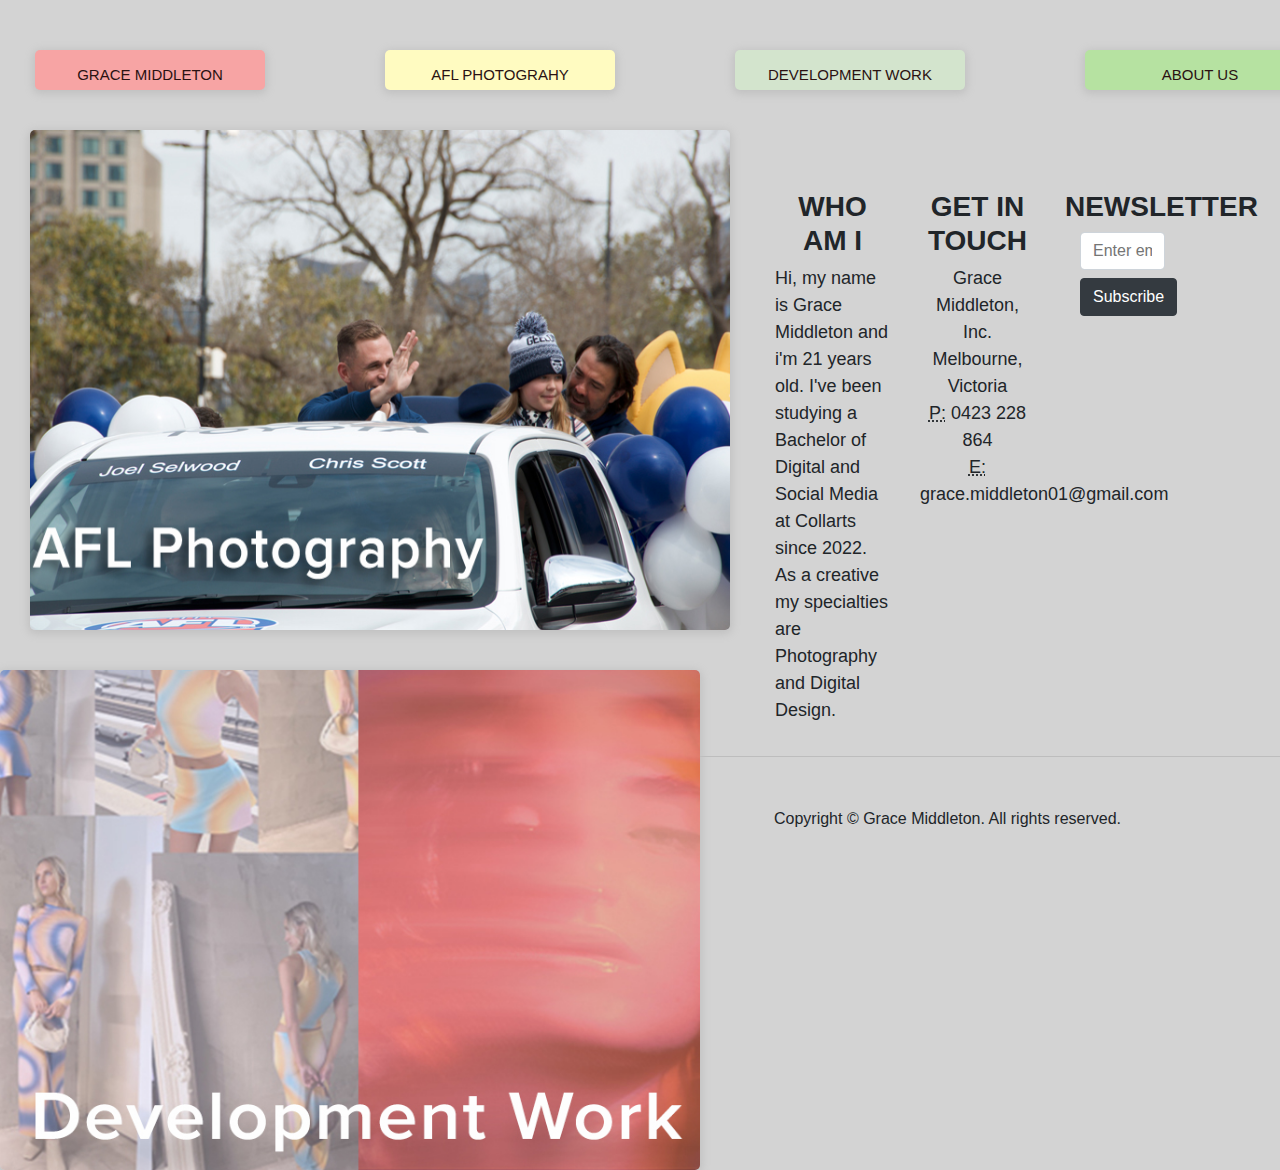
<file: index.html>
<!DOCTYPE html>
<html lang="en">
<head>
    <meta charset="UTF-8">
    <meta http-equiv="X-UA-Compatible" content="IE=edge">
    <meta name="viewport" content="width=device-width, initial-scale=1.0">
    <title>Grace Middleton</title>
    <link rel="stylesheet" href="style.css">
</head>
<body class="HomePage">
 
  <div>
    <nav>
      <a href="index.html">Grace Middleton</a>
      <a href="AFL photograhy.html">AFL Photograhy</a>
      <a href="Development Work.html">Development Work</a>  
      <a href="About Us.html">About Us</a>
    </nav>
  </head>

  

<body>
  <a href="AFL photograhy.html"><img src="pictures on website/Homepage/Joel Selwood and Chris Scott.jpg" alt="Joel Selwood and Chris Scott" class="image1"></a>
  <a href="Development Work.html"><img src="pictures on website/Homepage/Logo-for-homepage-V2.jpg" alt="Collage of Development Work" class="image2"></a> 
</body>
  
       
</div>
</div>
</body>

<div class="section">
  <div class="container">
    <div class="row">
      <div class="col-md-4 col-12">
        <h3 class="text-center"><strong>WHO AM I</strong></h3>
        <div class="about-me"> 
        <p>Hi, my name is Grace Middleton and i'm 21 
          years old. I've been studying a Bachelor of 
          Digital and Social Media at Collarts since 
          2022. As a creative my specialties are Photography and Digital Design.</p>
        </div>
        </div>
      <div class="col-md-4 col-12">
        <h3 class="text-center"><strong>GET IN TOUCH</strong></h3>
        <div class="personal-info"> 
          Grace Middleton, Inc.<br>
          Melbourne, Victoria<br>
          <abbr title="Phone">P:</abbr> 0423 228 864 <br>
          <abbr title="Email">E:</abbr> grace.middleton01@gmail.com
        </div>
        </address>
      </div>
      <div class="col-md-4 col-12">
        <h3 class="text-center"><strong>NEWSLETTER</strong></h3>
        <form>
          <div class="form-group col-12">
            <input type="email" class="form-control" id="exampleInputEmail1" placeholder="Enter email">
            <button type="submit" class="btn btn-dark mt-2">Subscribe</button>
          </div>
        </form>
      </div>
    </div>
  </div>
  </div>
  <hr>
  <footer class="text-center">
  <div class="container">
    <div class="row">
      <div class="col-12">
        <p>Copyright © Grace Middleton. All rights reserved.</p>
      </div>
    </div>
  </div>
  </footer>
  </html>
</file>
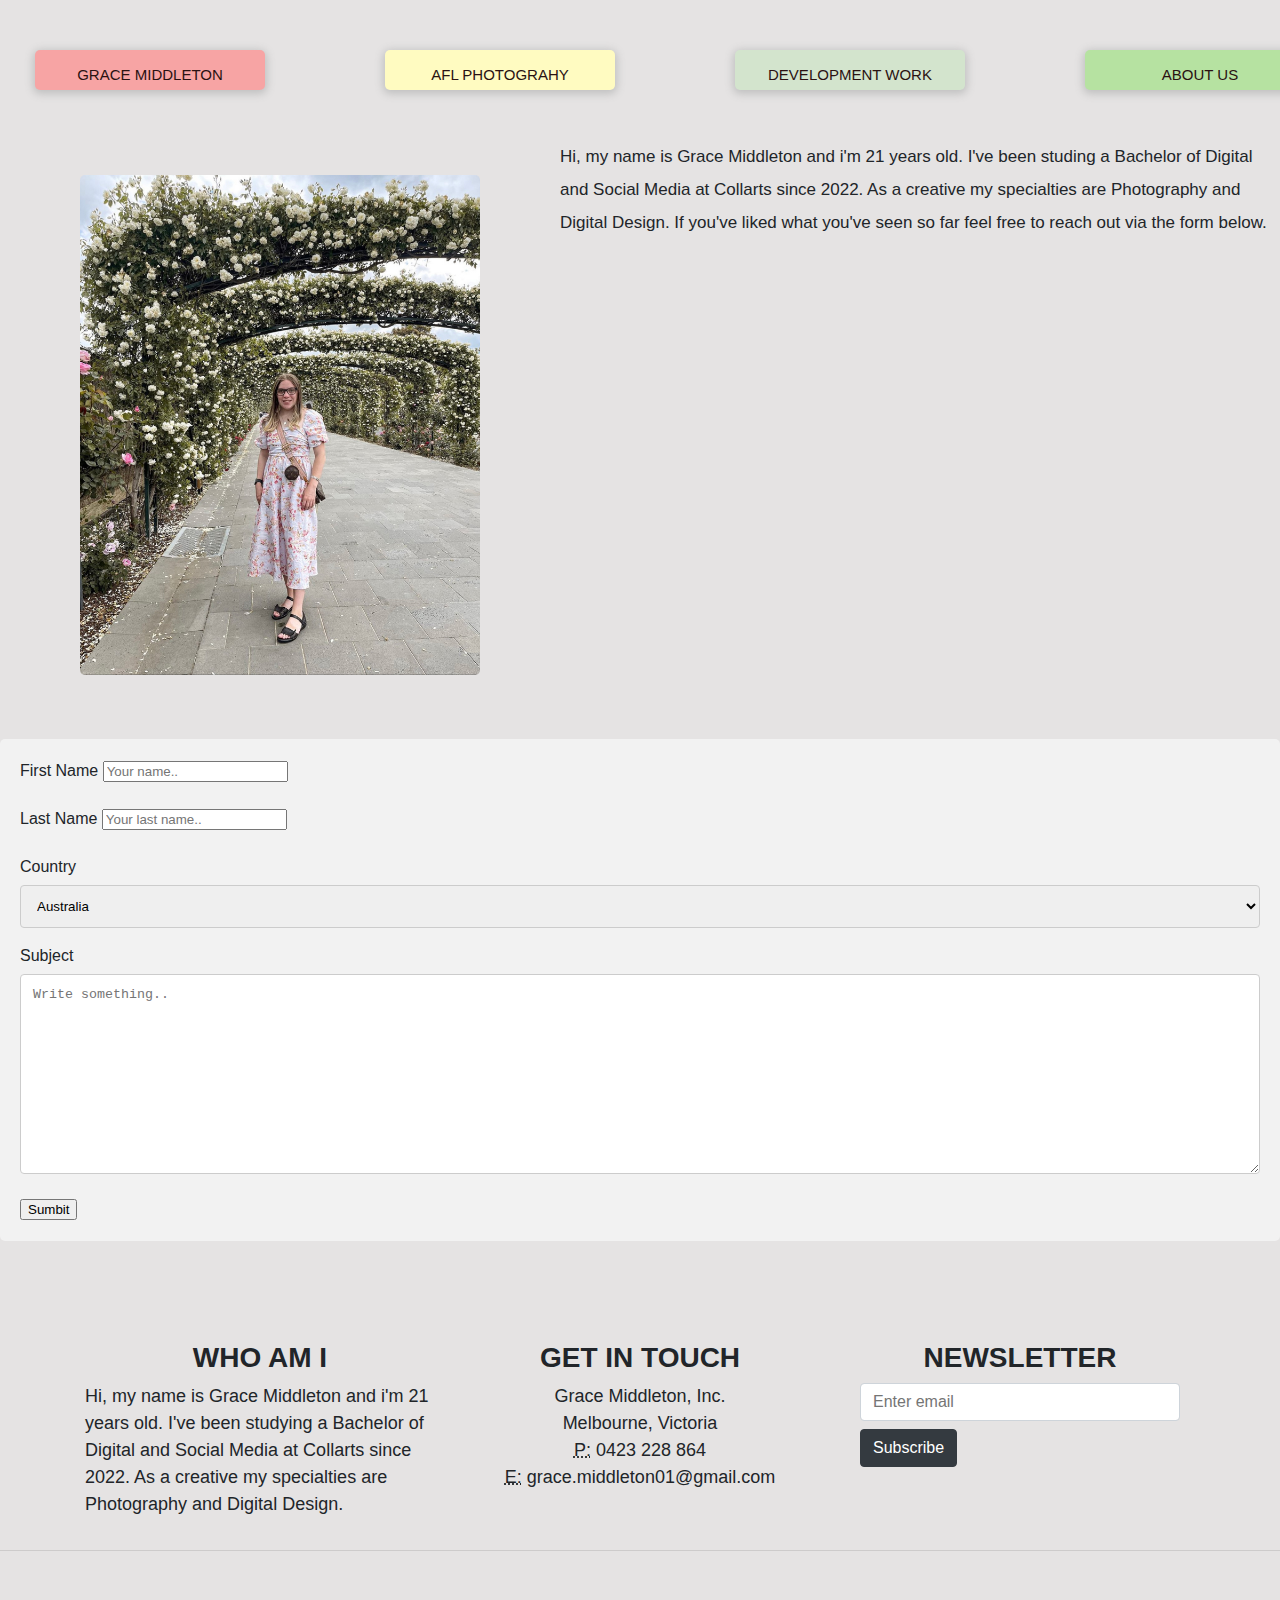
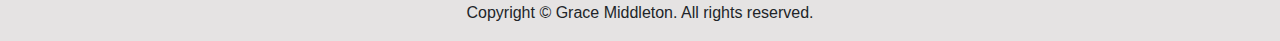
<file: About Us.html>
<!DOCTYPE html>
<html lang="en">
<head>
    <meta charset="UTF-8">
    <meta http-equiv="X-UA-Compatible" content="IE=edge">
    <meta name="viewport" content="width=device-width, initial-scale=1.0">
    <title>Grace Middleton</title>
    <link rel="stylesheet" href="style.css" />
</head>
<body class="About-Us">
 
  <div>
    <nav>
      <a href="index.html">Grace Middleton</a>
      <a href="AFL photograhy.html">AFL Photograhy</a>
      <a href="Development Work.html">Development Work</a>  
      <a href="About Us.html">About Us</a>
    </nav>
  </head>
</body>


<body class="About Us">

 
  <div class="column">
      <img src="pictures on website/About Us/Display Picture.jpg" alt="Grace Middleton in dress standing underneath roses" class="About-Us-image">
        <div class="About-Us-text"> Hi, my name is Grace Middleton and i'm 21 years old. I've been studing a Bachelor of Digital and Social Media at Collarts since 2022. As a creative my specialties are Photography and Digital Design. If you've liked what you've seen so far feel free to reach out via the form below. </div>
    </div>
    </div>
  
    <form id="fcf-form-id" class="fcf-form-class" method="post" action="contact-form-process.php">
    <div class="contact">
      <form action="/contact-form-process.php" method="POST">
        <label for="fname">First Name</label>
        <input type="text" id="fname"  name="firstname"
        placeholder="Your name..">
      
        <br>
        <br>
      <label for="lname">Last Name</label>
      <input type="text" id="lname" name="lastname"
        placeholder="Your last name..">

        <br>
        <br>
        <label for="country">Country</label>
        <select id="country" name="country">
          <option value="australia">Australia</option>
          <option value="canada">Canada</option>
          <option value="usa">USA</option> 
          <option value="united kingdog">United Kingdom</option>
        </select>

        <label for="subject">Subject</label>
        <textarea id="subject" name="subject" placeholder="Write something.." style="height: 200px"></textarea>
<form action="contact-form-process.php">  <input type="submit" value="Sumbit" name="submit">     
      </form>  
  </div>
</body>
   
<div class="section">
  <div class="container">
    <div class="row">
      <div class="col-md-4 col-12">
        <h3 class="text-center"><strong>WHO AM I</strong></h3>
        <div class="about-me"> 
        <p>Hi, my name is Grace Middleton and i'm 21 
          years old. I've been studying a Bachelor of 
          Digital and Social Media at Collarts since 
          2022. As a creative my specialties are Photography and Digital Design.</p>
        </div>
        </div>
      <div class="col-md-4 col-12">
        <h3 class="text-center"><strong>GET IN TOUCH</strong></h3>
        <div class="personal-info"> 
          Grace Middleton, Inc.<br>
          Melbourne, Victoria<br>
          <abbr title="Phone">P:</abbr> 0423 228 864 <br>
          <abbr title="Email">E:</abbr> grace.middleton01@gmail.com
        </div>
        </address>
      </div>
      <div class="col-md-4 col-12">
        <h3 class="text-center"><strong>NEWSLETTER</strong></h3>
        <form>
          <div class="form-group col-12">
            <input type="email" class="form-control" id="exampleInputEmail1" placeholder="Enter email">
            <button type="submit" class="btn btn-dark mt-2">Subscribe</button>
          </div>
        </form>
      </div>
    </div>
  </div>
  </div>
  <hr>
  <footer class="text-center">
  <div class="container">
    <div class="row">
      <div class="col-12">
        <p>Copyright © Grace Middleton. All rights reserved.</p>
      </div>
    </div>
  </div>
  </footer>
  </html>
</file>
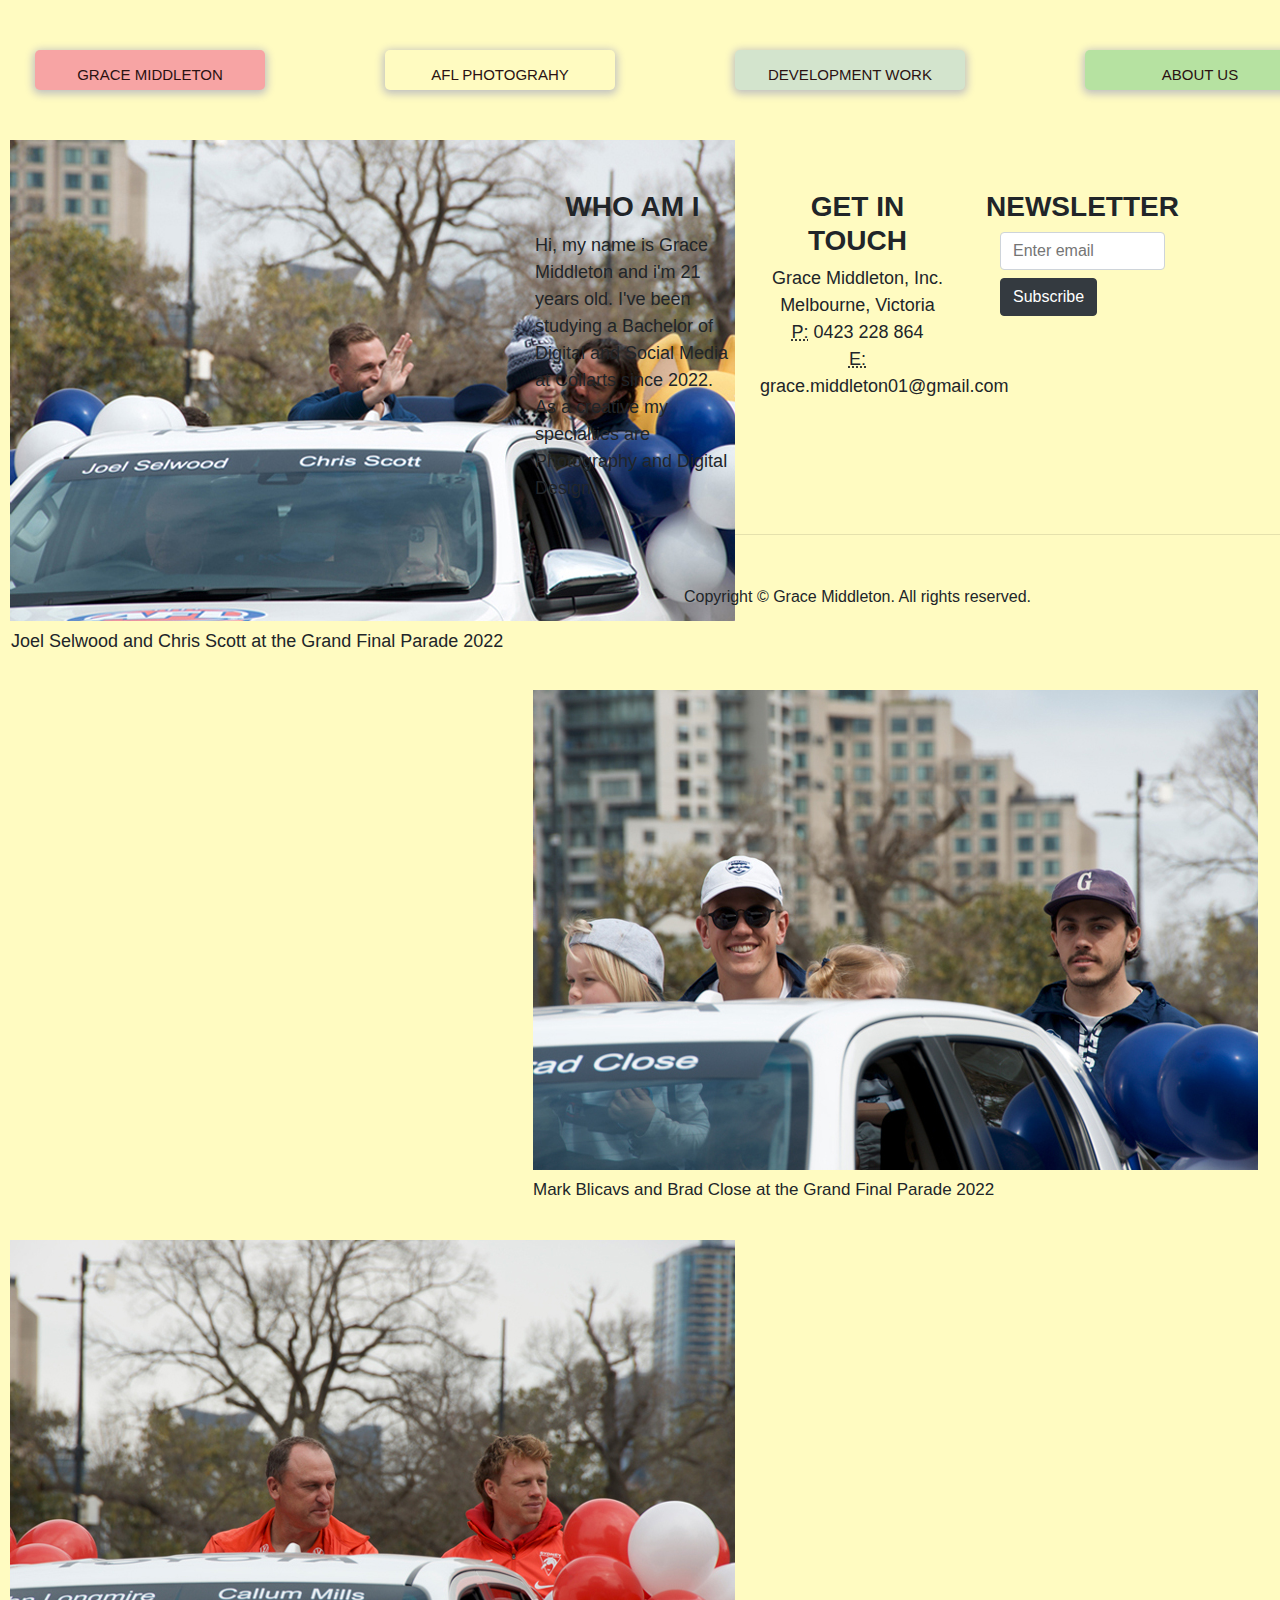
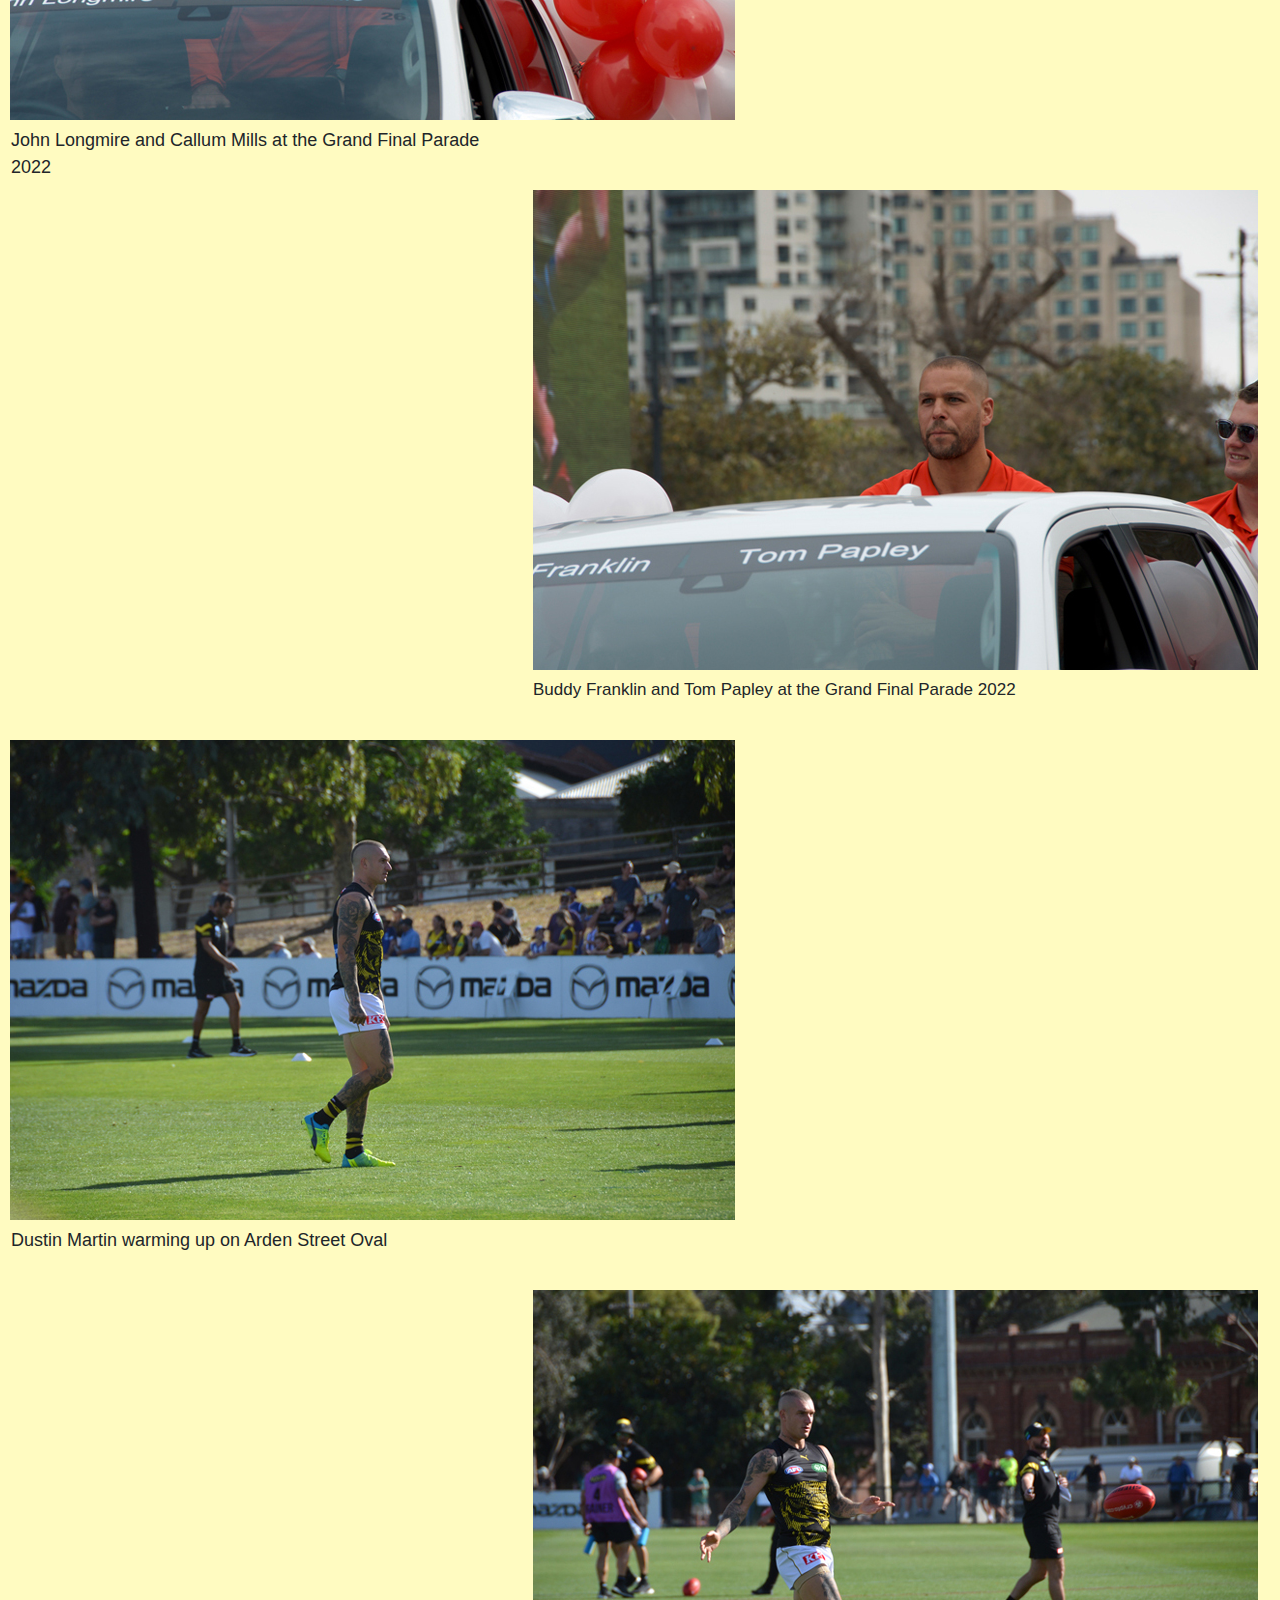
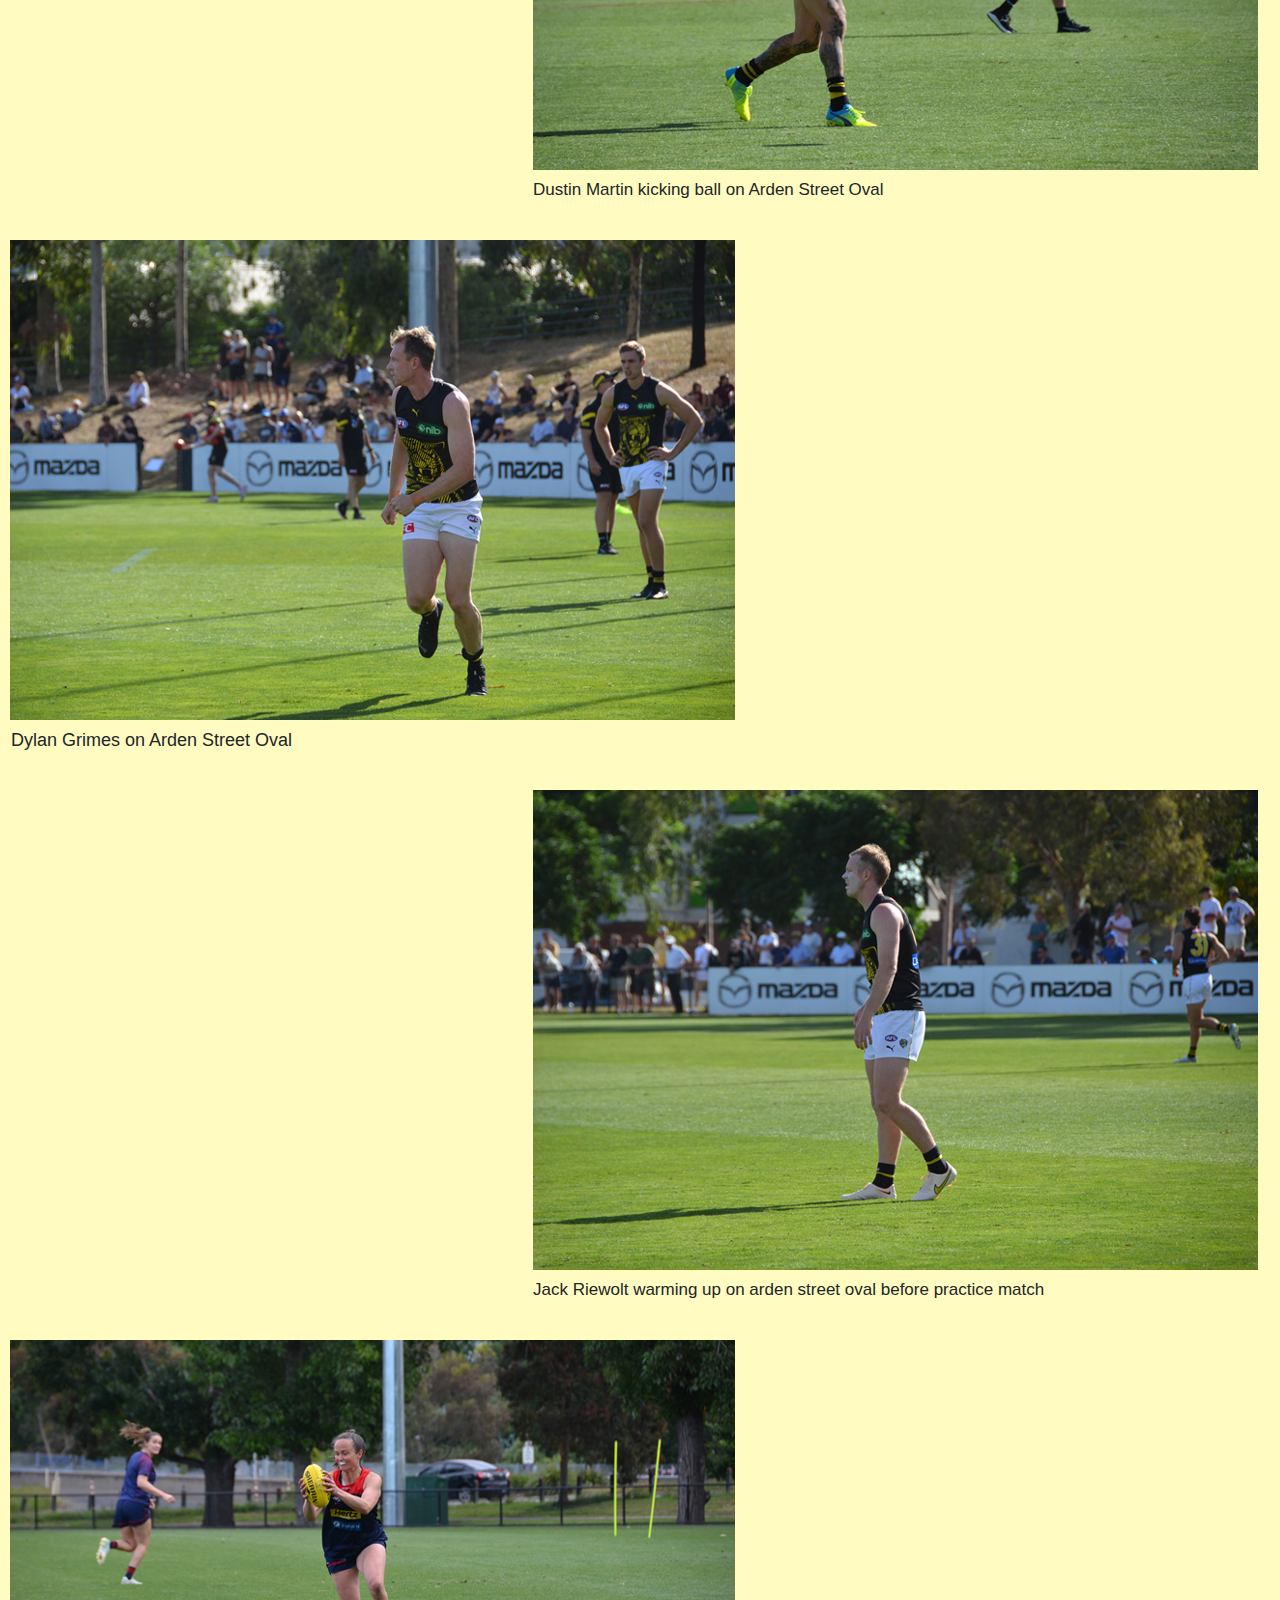
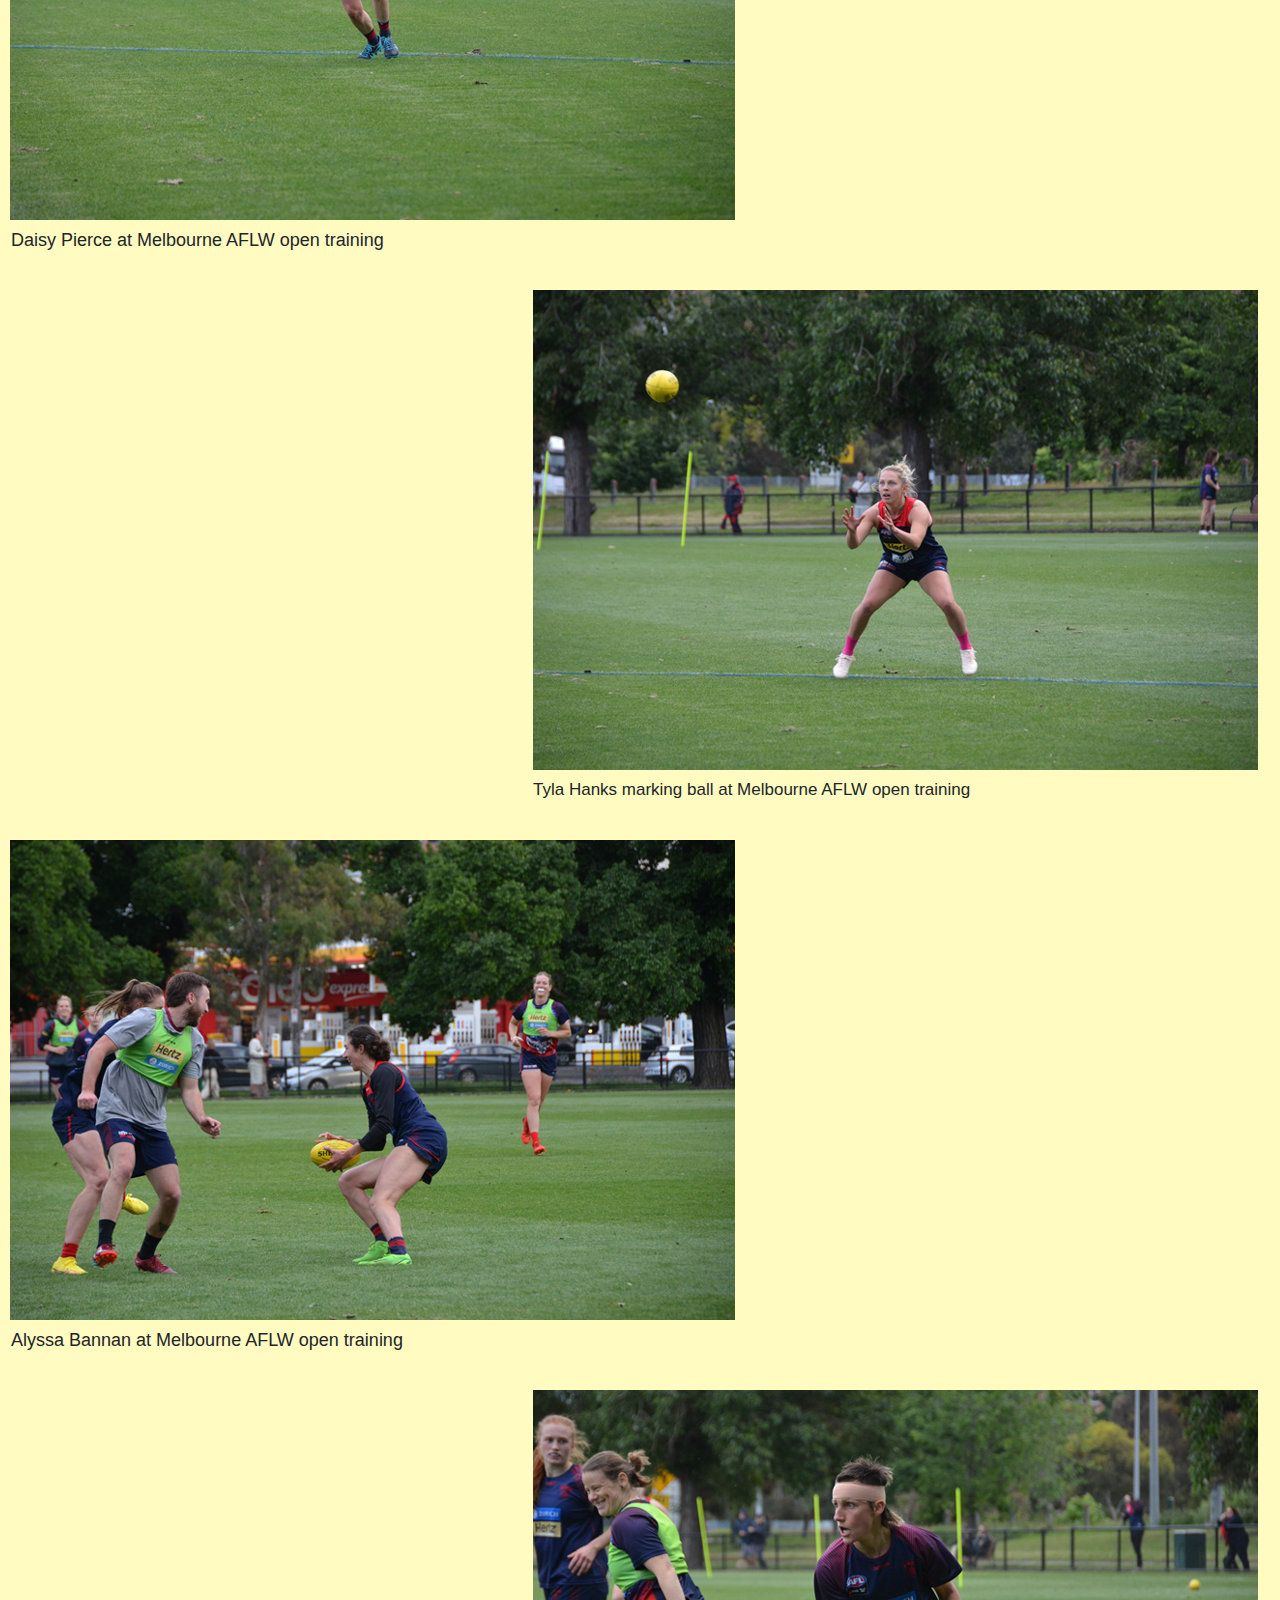
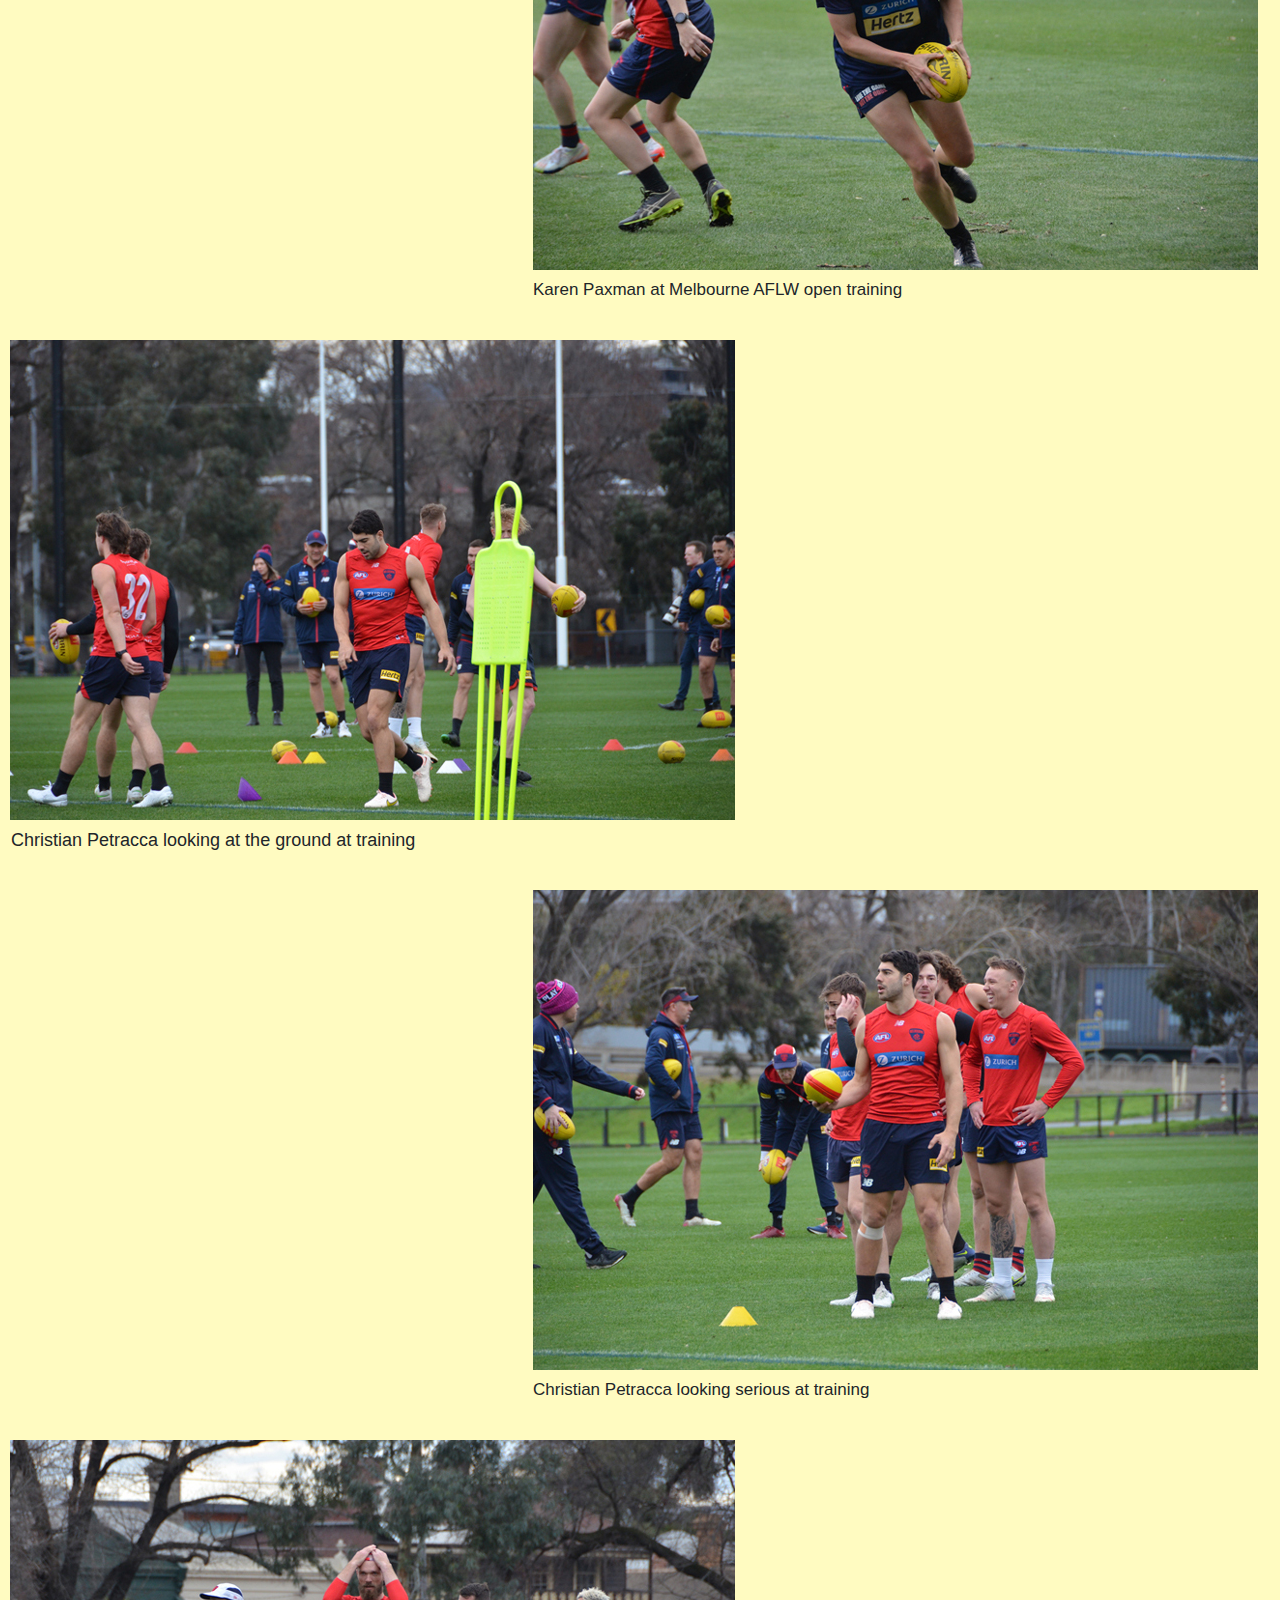
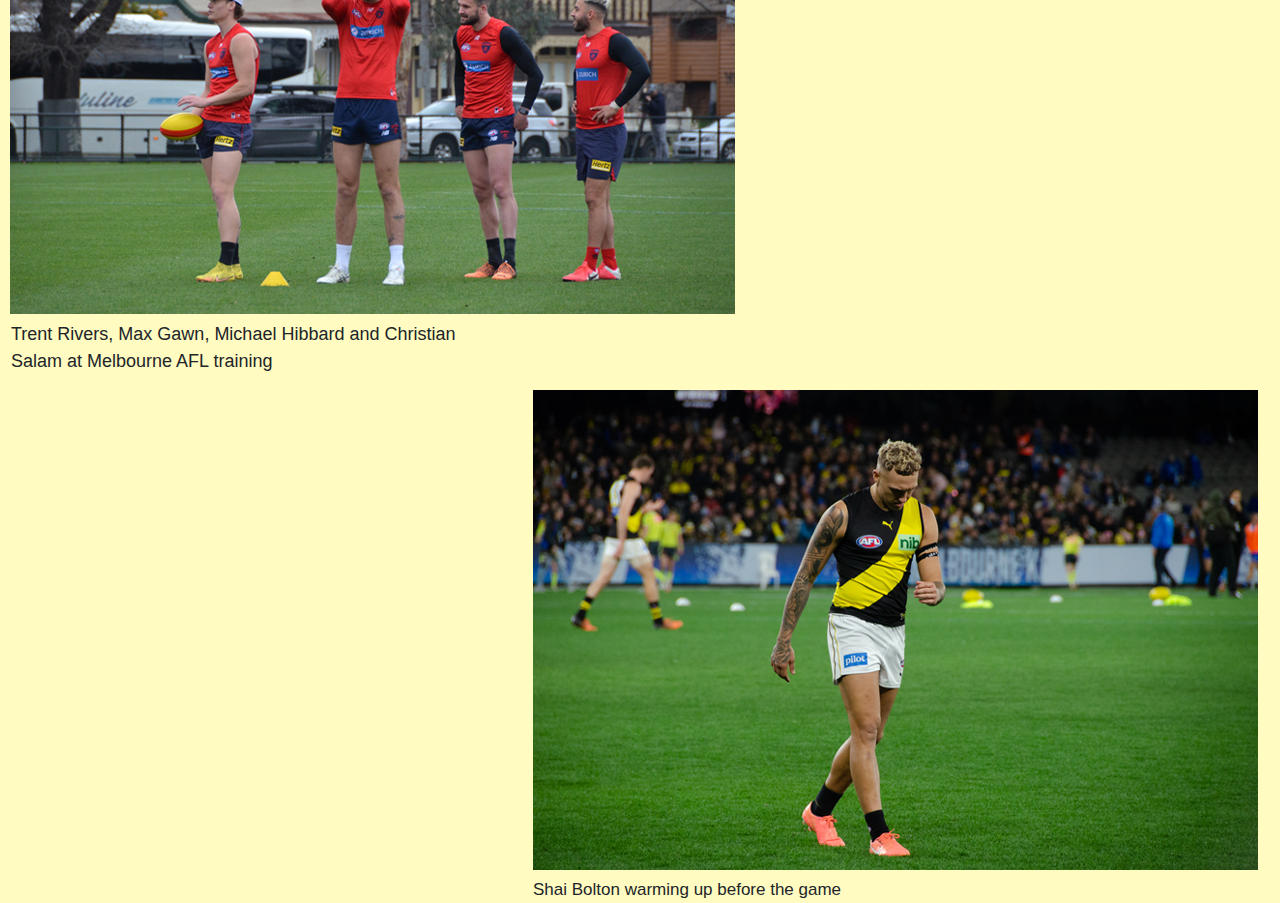
<file: AFL photograhy.html>
<!DOCTYPE html>
    <html lang="en">
    <head>
        <meta charset="UTF-8">
        <meta http-equiv="X-UA-Compatible" content="IE=edge">
        <meta name="viewport" content="width=device-width, initial-scale=1.0">
        <title>AFL photography</title>
        <link rel="stylesheet" href="style.css" />
    </head>
    <body class="AFL-photography">

      <div>
        <nav class="nav">
          <a href="index.html">Grace Middleton</a>
          <a href="AFL photograhy.html">AFL Photograhy</a>
          <a href="Development Work.html">Development Work</a>  
          <a href="About Us.html">About Us</a>
        </nav>
      </head>
  </body>

    <div class="AFL-photography-column">
      <img src="pictures on website/AFL photography/Joel Selwood and Chris Scott.jpg" alt="Joel Selwood and Chris Scott">
    <div class="text-left">Joel Selwood and Chris Scott at the Grand Final Parade 2022 
    </div>
    </div>
  
    <div class="AFL-photography-row">
    <img src="pictures on website/AFL photography/Mark Blicavs and Brad Close.jpg" alt="Mark Blicavs and Brad Close">
    <div class="text-right">Mark Blicavs and Brad Close at the Grand Final Parade 2022 
  </div>
  </div>


    <div class="AFL-photography-column">
      <img src="pictures on website/AFL photography/John Longmire and Callum Mills.jpg" alt="John Longmire and Callum Mills at the Grand Final Parade 2022">
      <div class="text-left">John Longmire and Callum Mills at the Grand Final Parade 2022  
    </div>
    </div>

    <div class="AFL-photography-row">
      <img src="pictures on website/AFL photography/Buddy Franklin and Tom Papley.jpg" alt="Buddy Franklin and Tom Papley at the Grand Final Parade 2022">
      <div class="text-right">Buddy Franklin and Tom Papley at the Grand Final Parade 2022 
    </div>
    </div>

    <div class="AFL-photography-column">
      <img src="pictures on website/AFL photography/Dustin Martin warming up.jpg" alt="Dustin Martin warming up on Arden Street Oval">
      <div class="text-left">Dustin Martin warming up on Arden Street Oval 
    </div>
    </div>

    <div class="AFL-photography-row">
      <img src="pictures on website/AFL photography/Dustin Martin kicking ball.jpg" alt="Dustin Martin kicking ball on Arden Street Oval">
      <div class="text-right">Dustin Martin kicking ball on Arden Street Oval
    </div>
    </div>
 
    <div class="AFL-photography-column">
      <img src="pictures on website/AFL photography/Dylan Grimes.jpg" alt="Dylan Grimes on Arden Street Oval">
      <div class="text-left">Dylan Grimes on Arden Street Oval 
    </div>
    </div>

    <div class="AFL-photography-row">
      <img src="pictures on website/AFL photography/Jack Riewolt warming up.jpg" alt="Jack Riewolt warming up on arden street oval before practice match">
      <div class="text-right">Jack Riewolt warming up on arden street oval before practice match
    </div>
    </div>

    <div class="AFL-photography-column">
      <img src="pictures on website/AFL photography/Daisy Pierce.jpg" alt="Daisy Pierce at training">
      <div class="text-left">Daisy Pierce at Melbourne AFLW open training
    </div>
    </div> 

    <div class="AFL-photography-row">
      <img src="pictures on website/AFL photography/Tyla Hanks.jpg" alt="Tyla Hanks marking ball at training">
      <div class="text-right">Tyla Hanks marking ball at Melbourne AFLW open training
    </div>
    </div>
 
    <div class="AFL-photography-column">
      <img src="pictures on website/AFL photography/Alyssa Bannan.jpg" alt="Alyssa Bannan at training">
      <div class="text-left">Alyssa Bannan at Melbourne AFLW open training
    </div>
    </div>

    <div class="AFL-photography-row">
      <img src="pictures on website/AFL photography/Karen Paxmen.jpg" alt="Karen Paxman at training">
      <div class="text-right">Karen Paxman at Melbourne AFLW open training
    </div>
    </div>

    <div class="AFL-photography-column">
      <img src="pictures on website/AFL photography/Christian Petracca 1.jpg" alt="Christian Petracca looking at the ground at training">
      <div class="text-left">Christian Petracca looking at the ground at training
    </div>
    </div>

    <div class="AFL-photography-row">
      <img src="pictures on website/AFL photography/Christian Petracca 2.jpg" alt="Christian Petracca looking serious at training">
      <div class="text-right">Christian Petracca looking serious at training
    </div>
    </div>

    <div class="AFL-photography-column">
      <img src="pictures on website/AFL photography/Rivers Gawn Hibbard Salem.jpg" alt="Trent Rivers, Max Gawn, Michael Hibbard and Christian Salam at Melbourne AFL training">
      <div class="text-left">Trent Rivers, Max Gawn, Michael Hibbard and Christian Salam at Melbourne AFL training
    </div>
    </div>

    <div class="AFL-photography-row">
      <img src="pictures on website/AFL photography/Shai Bolton.jpg" alt="Shai Bolton warming up before the game">
      <div class="text-right">Shai Bolton warming up before the game
    </div>
    </div> 

  </body>
 
  <div class="section">
    <div class="container">
      <div class="row">
        <div class="col-md-4 col-12">
          <h3 class="text-center"><strong>WHO AM I</strong></h3>
          <div class="about-me"> 
          <p>Hi, my name is Grace Middleton and i'm 21 
            years old. I've been studying a Bachelor of 
            Digital and Social Media at Collarts since 
            2022. As a creative my specialties are Photography and Digital Design.</p>
          </div>
          </div>
        <div class="col-md-4 col-12">
          <h3 class="text-center"><strong>GET IN TOUCH</strong></h3>
          <div class="personal-info"> 
            Grace Middleton, Inc.<br>
            Melbourne, Victoria<br>
            <abbr title="Phone">P:</abbr> 0423 228 864 <br>
            <abbr title="Email">E:</abbr> grace.middleton01@gmail.com
          </div>
          </address>
        </div>
        <div class="col-md-4 col-12">
          <h3 class="text-center"><strong>NEWSLETTER</strong></h3>
          <form>
            <div class="form-group col-12">
              <input type="email" class="form-control" id="exampleInputEmail1" placeholder="Enter email">
              <button type="submit" class="btn btn-dark mt-2">Subscribe</button>
            </div>
          </form>
        </div>
      </div>
    </div>
    </div>
    <hr>
    <footer class="text-center">
    <div class="container">
      <div class="row">
        <div class="col-12">
          <p>Copyright © Grace Middleton. All rights reserved.</p>
        </div>
      </div>
    </div>
    </footer>
    </html>
</file>
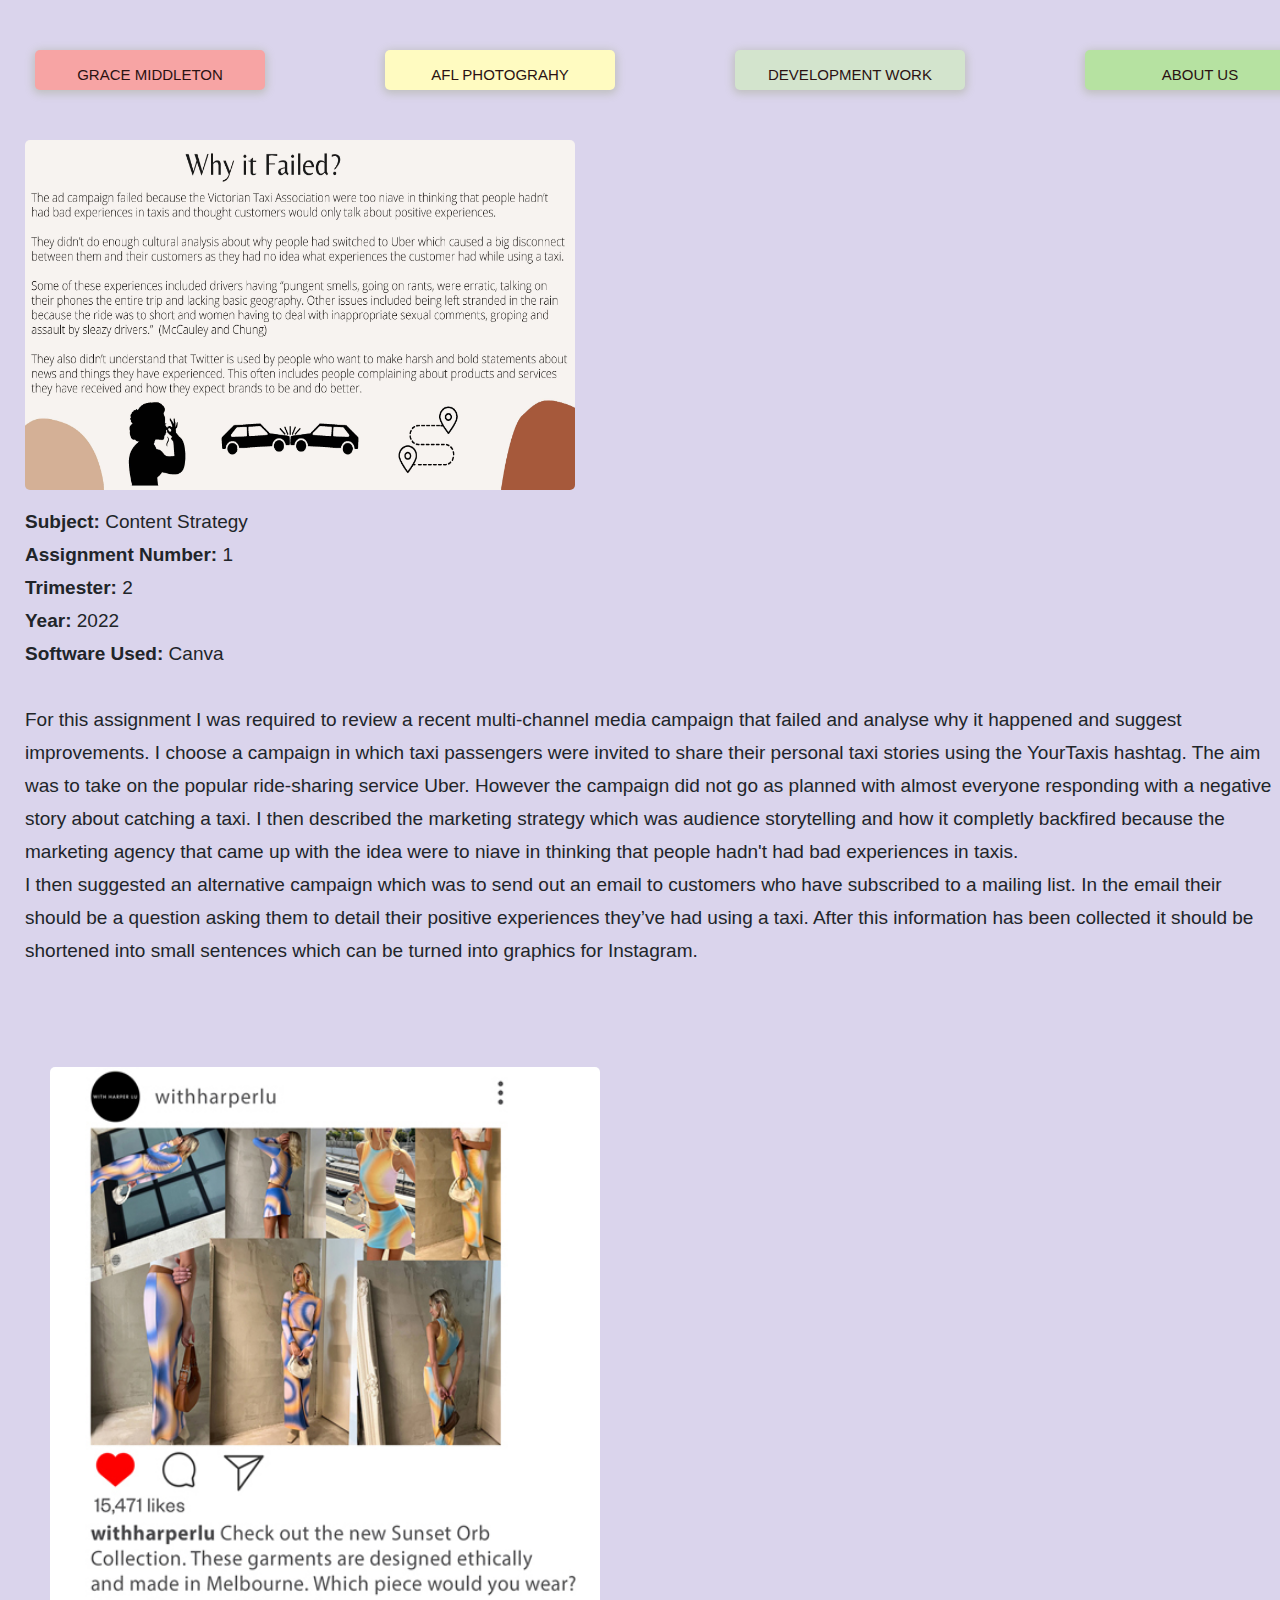
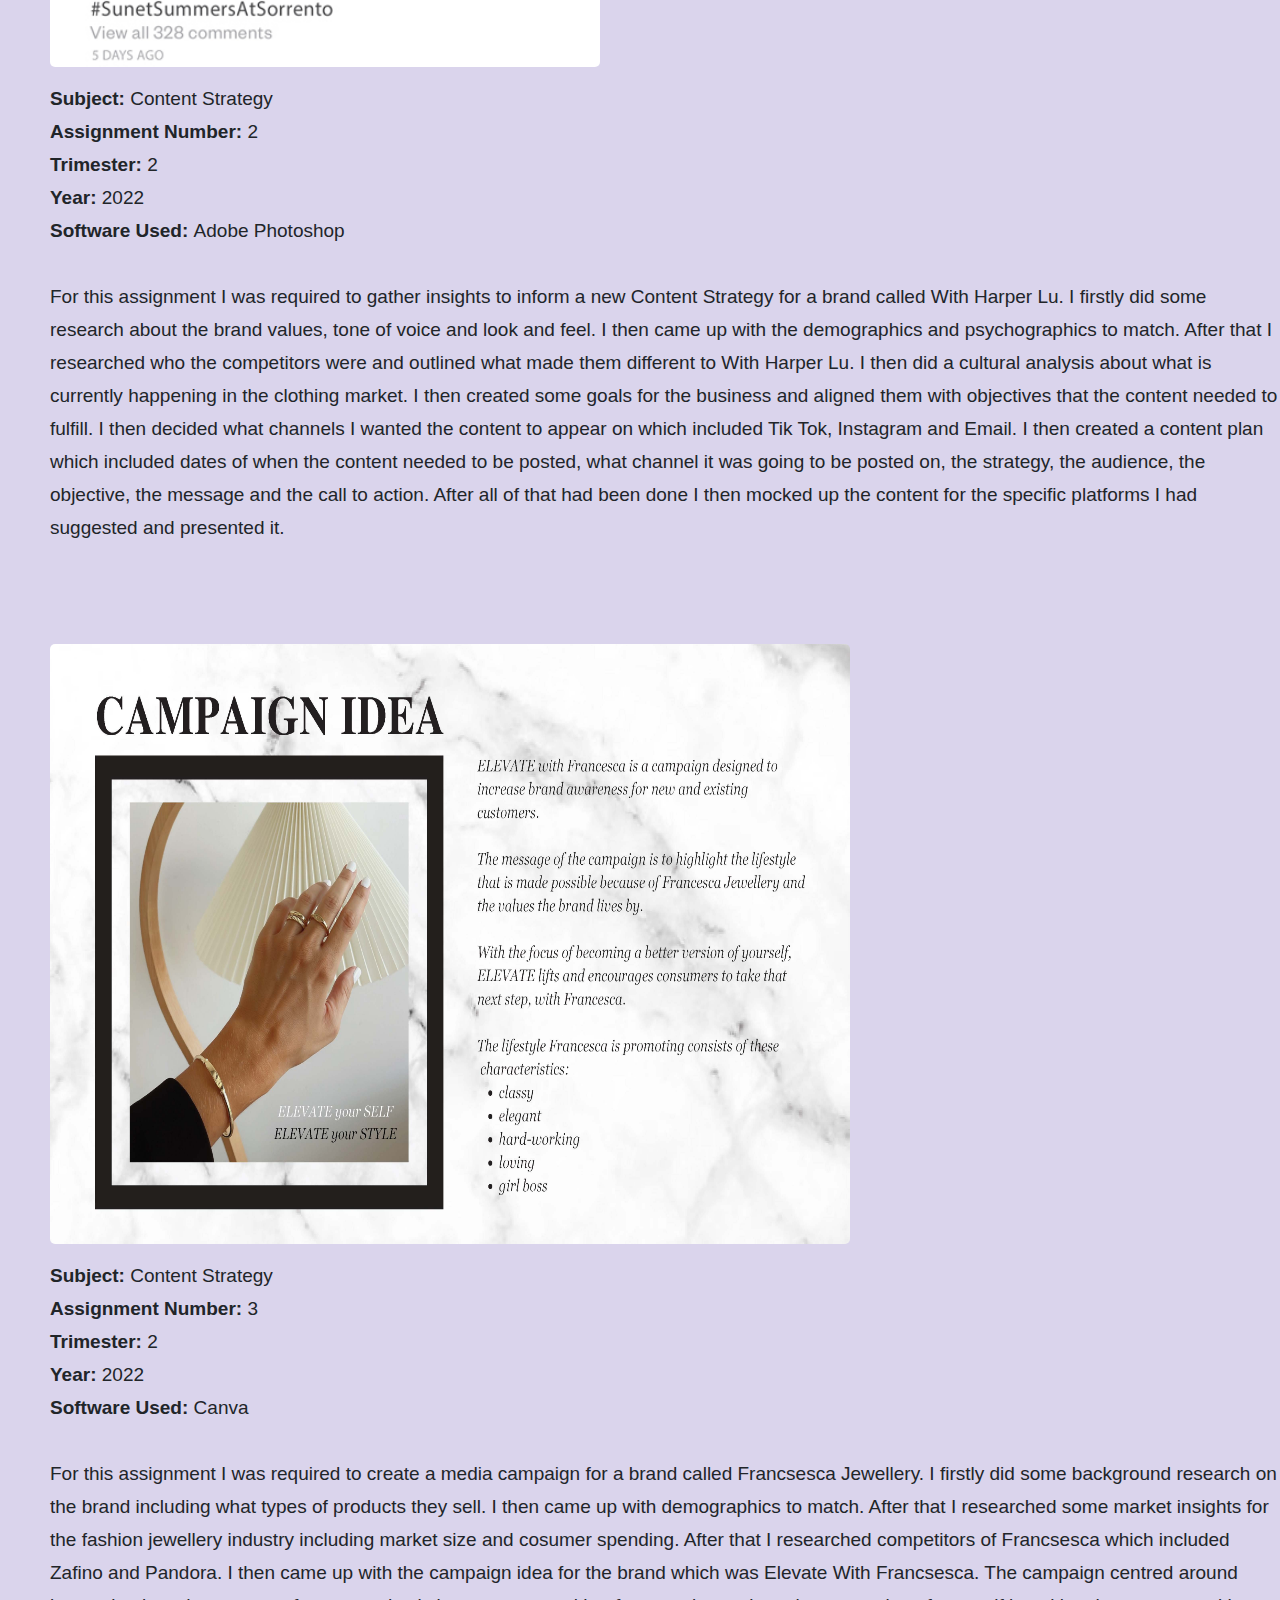
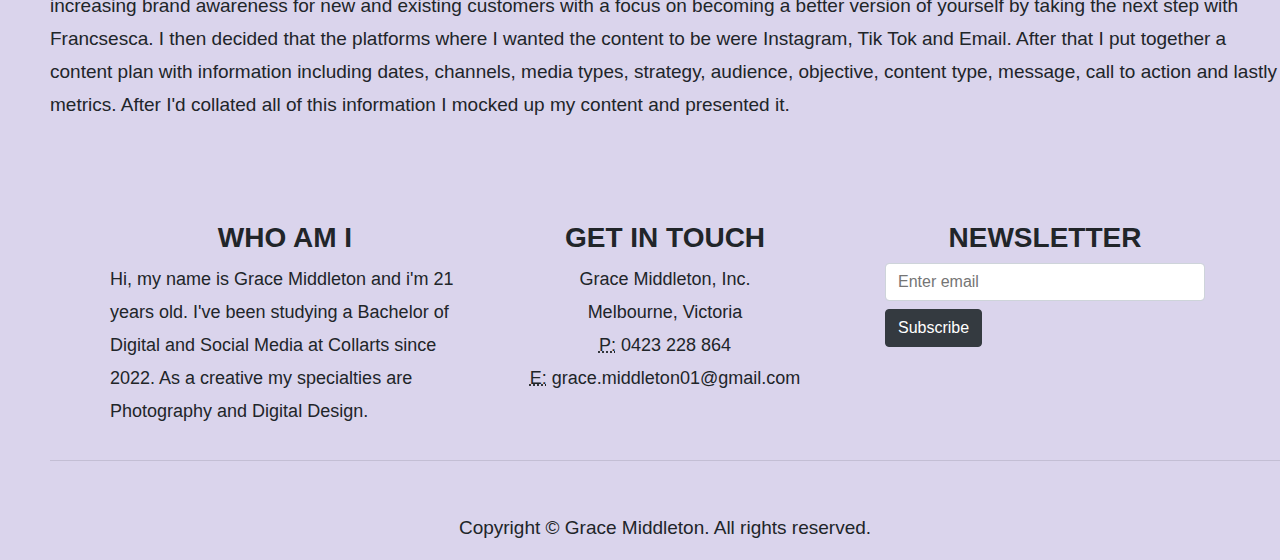
<file: Content Strategy.html>
<!DOCTYPE html>
<html lang="en">
<head>
    <meta charset="UTF-8">
    <meta http-equiv="X-UA-Compatible" content="IE=edge">
    <meta name="viewport" content="width=device-width, initial-scale=1.0">
    <title>Grace Middleton</title>
    <link rel="stylesheet" href="style.css" />
</head>
<body class="Content-Strategy"
  
<div>
    <nav>
      <a href="index.html">Grace Middleton</a>
      <a href="AFL photograhy.html">AFL Photograhy</a>
      <a href="Development Work.html">Development Work</a>  
      <a href="About Us.html">About Us</a>
    </nav>
</div>
  </head>
</body>

<img src="pictures on website/Development-Work/Content Strategy/Content_Strategy_Assignment_1.jpg" alt="Content Strategy Presentation" class="Content-Strategy-Assignment-1-image"></a>
<div class="Content-Strategy-Assignment-1-text"> <b>Subject:</b> Content Strategy<br> <b>Assignment Number:</b> 1<br> <b>Trimester: </b> 2 <br> <b>Year: </b> 2022  <br> <b> Software Used: </b> Canva <br>
  <br>
  For this assignment I was required to review a recent multi-channel media campaign that failed and analyse why it happened and suggest improvements. 
  I choose a campaign in which taxi passengers were invited to share their personal taxi stories using the YourTaxis hashtag. The aim was to take on the popular ride-sharing service Uber. However 
  the campaign did not go as planned with almost everyone responding with a negative story about catching a taxi. I then described the marketing strategy which was audience 
  storytelling and how it completly backfired because the marketing agency that came up with the idea were to niave in thinking that people hadn't had bad experiences in taxis. <br>
  I then suggested an alternative campaign which was to send out an email to customers who have subscribed to a mailing list. In the email their should be a question asking 
  them to detail their positive experiences they’ve had using a taxi. After this information has been collected it should be shortened into small sentences which can be turned into graphics for Instagram.

<img src="pictures on website/Development-Work/Content Strategy/Content_Strategy_Assignment_2.jpg" alt="Instagram post of Harper Lu Dresses" class="Content-Strategy-Assignment-2-image"></a>
<div class="Content-Strategy-Assignment-2-text"> <b>Subject:</b> Content Strategy<br> <b>Assignment Number:</b> 2<br> <b>Trimester: </b> 2 <br> <b>Year: </b> 2022  <br> <b> Software Used: </b> Adobe Photoshop <br>
  <br>
  For this assignment I was required to gather insights to inform a new Content Strategy for a brand called With Harper Lu. I firstly did some research about the brand values, 
  tone of voice and look and feel. I then came up with the demographics and psychographics to match. After that I researched who the competitors were and outlined what 
  made them different to With Harper Lu. I then did a cultural analysis about what is currently happening in the clothing market. I then created some goals for the business and aligned them with objectives that the content needed to 
  fulfill. I then decided what channels I wanted the content to appear on which included Tik Tok, Instagram and Email. I then created a content plan which included dates of when the content 
  needed to be posted, what channel it was going to be posted on, the strategy, the audience, the objective, the message and the call to action. After all of that had been done I then mocked up 
  the content for the specific platforms I had suggested and presented it. 
</div>

<img src="pictures on website/Development-Work/Content Strategy/Content_Strategy_Assignment_3.jpg" alt="Content Strategy Presentation" class="Content-Strategy-Assignment-3-image"></a>
<div class="Content-Strategy-Assignment-3-text"> <b>Subject:</b> Content Strategy<br> <b>Assignment Number:</b> 3<br> <b>Trimester: </b> 2 <br> <b>Year: </b> 2022  <br> <b> Software Used: </b> Canva <br>
  <br>
  For this assignment I was required to create a media campaign for a brand called Francsesca Jewellery. I firstly did some background research on the brand including what types of products 
  they sell. I then came up with demographics to match. After that I researched some market insights for the fashion jewellery industry including market size and cosumer spending. After that I 
  researched competitors of Francsesca which included Zafino and Pandora. I then came up with the campaign idea for the brand which was Elevate With Francsesca. The campaign centred 
  around increasing brand awareness for new and existing customers with a focus on becoming a better version of yourself by taking the next step with Francsesca. I then decided that the platforms where I wanted the content to be were Instagram, Tik Tok and Email. After that I put together a content plan with information including dates, channels, media types, strategy, 
  audience, objective, content type, message, call to action and lastly metrics. After I'd collated all of this information I mocked up my content and presented it. 
 </body>
   
 <div class="section">
  <div class="container">
    <div class="row">
      <div class="col-md-4 col-12">
        <h3 class="text-center"><strong>WHO AM I</strong></h3>
        <div class="about-me"> 
        <p>Hi, my name is Grace Middleton and i'm 21 
          years old. I've been studying a Bachelor of 
          Digital and Social Media at Collarts since 
          2022. As a creative my specialties are Photography and Digital Design.</p>
        </div>
        </div>
      <div class="col-md-4 col-12">
        <h3 class="text-center"><strong>GET IN TOUCH</strong></h3>
        <div class="personal-info"> 
          Grace Middleton, Inc.<br>
          Melbourne, Victoria<br>
          <abbr title="Phone">P:</abbr> 0423 228 864 <br>
          <abbr title="Email">E:</abbr> grace.middleton01@gmail.com
        </div>
        </address>
      </div>
      <div class="col-md-4 col-12">
        <h3 class="text-center"><strong>NEWSLETTER</strong></h3>
        <form>
          <div class="form-group col-12">
            <input type="email" class="form-control" id="exampleInputEmail1" placeholder="Enter email">
            <button type="submit" class="btn btn-dark mt-2">Subscribe</button>
          </div>
        </form>
      </div>
    </div>
  </div>
  </div>
  <hr>
  <footer class="text-center">
  <div class="container">
    <div class="row">
      <div class="col-12">
        <p>Copyright © Grace Middleton. All rights reserved.</p>
      </div>
    </div>
  </div>
  </footer>
  </html>
</file>
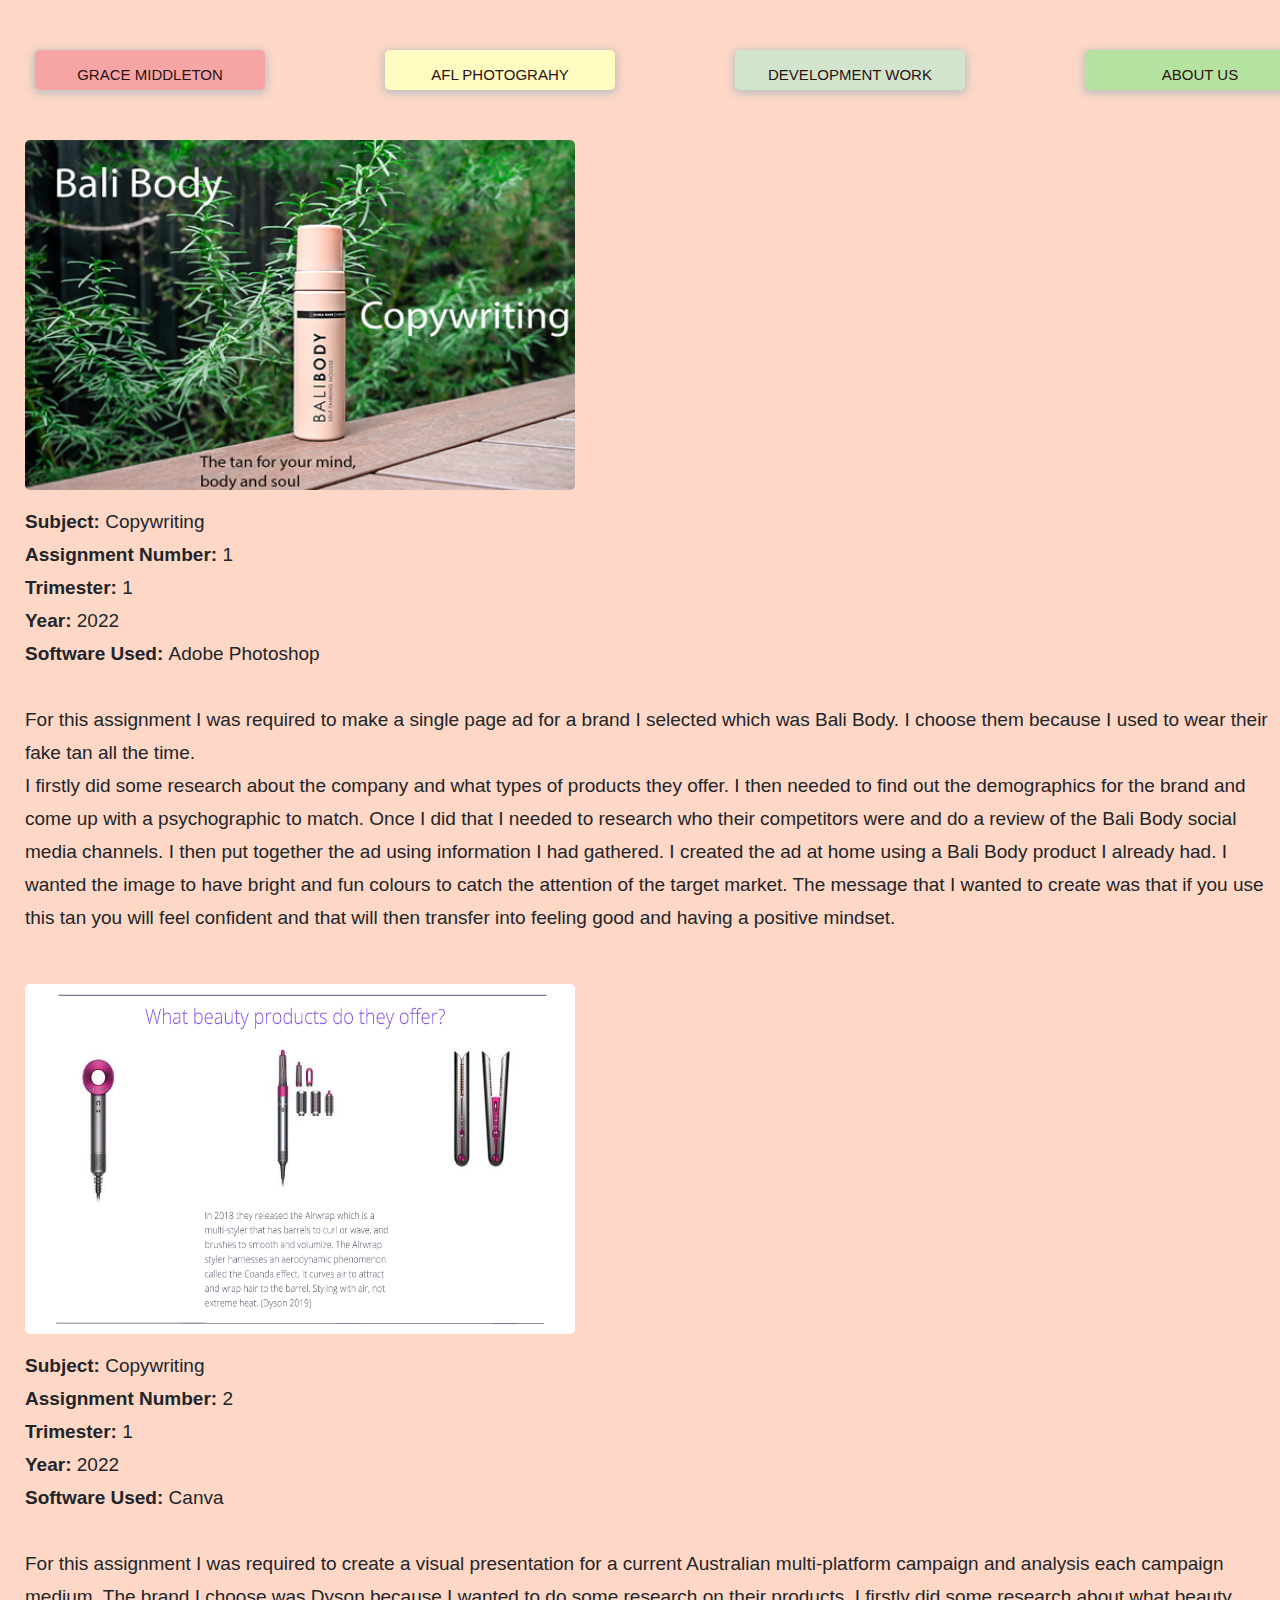
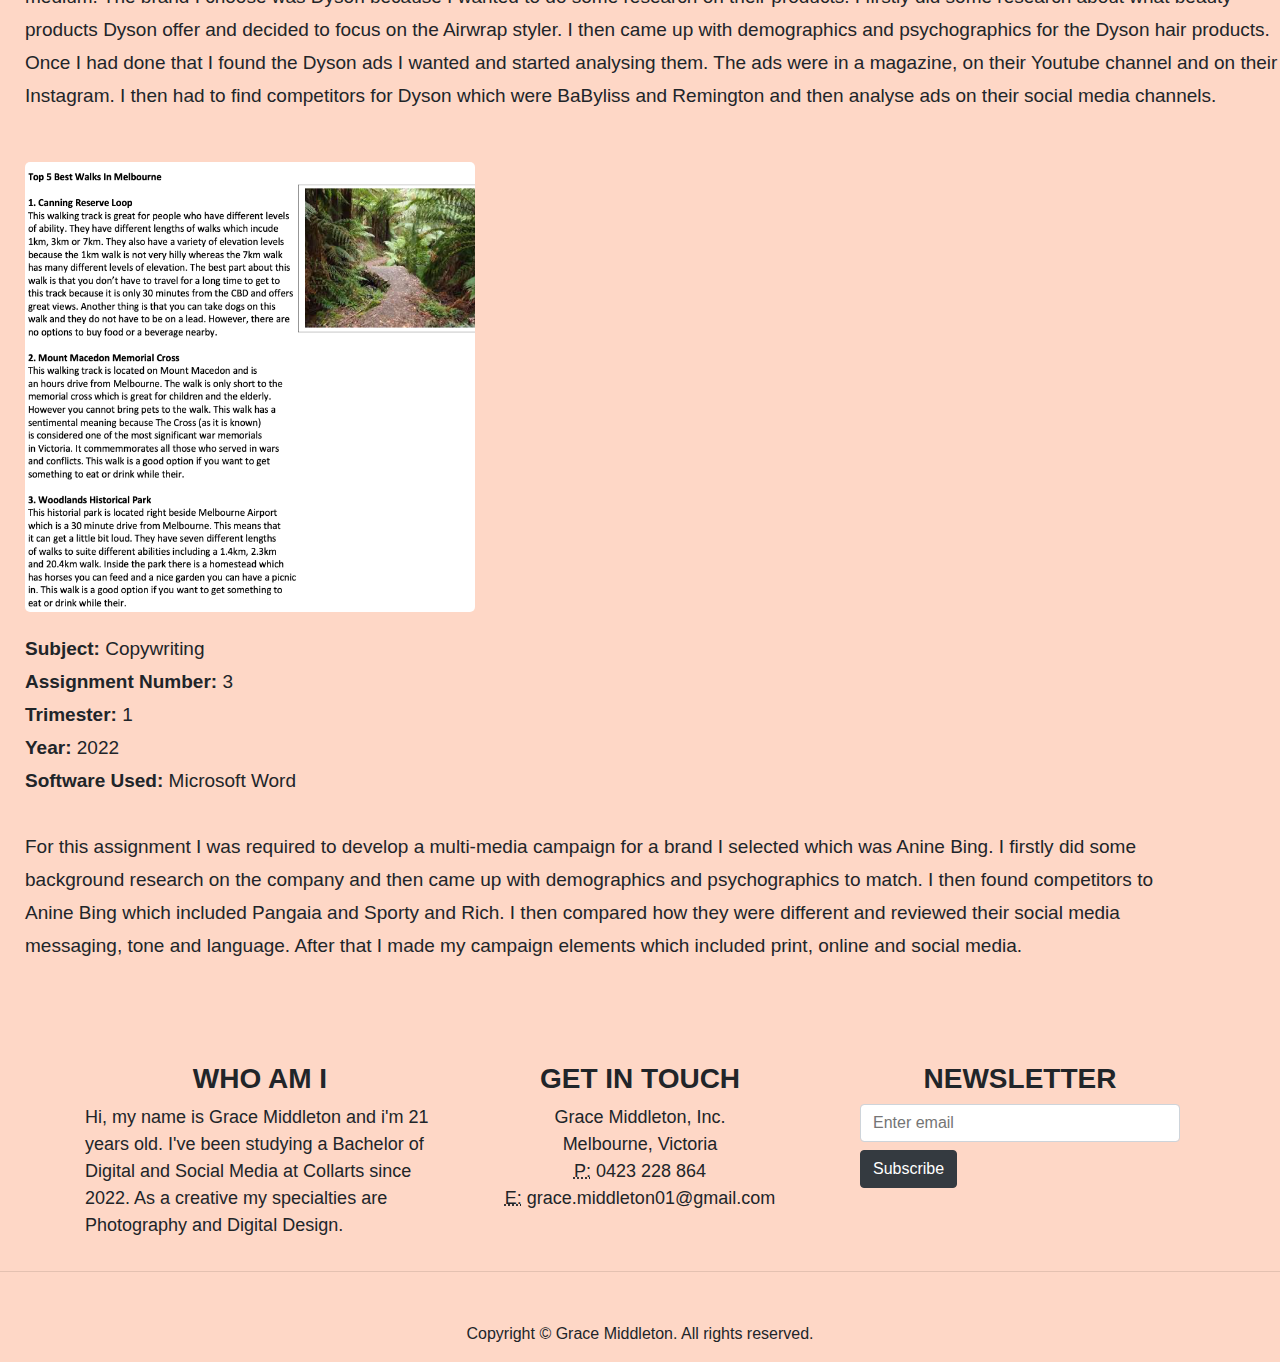
<file: Copywriting.html>
<!DOCTYPE html>
<html lang="en">
<head>
    <meta charset="UTF-8">
    <meta http-equiv="X-UA-Compatible" content="IE=edge">
    <meta name="viewport" content="width=device-width, initial-scale=1.0">
    <title>Grace Middleton</title>
    <link rel="stylesheet" href="style.css" />
</head>
<body class="Copywriting">

    <div>
        <nav>
          <a href="index.html">Grace Middleton</a>
          <a href="AFL photograhy.html">AFL Photograhy</a>
          <a href="Development Work.html">Development Work</a>  
          <a href="About Us.html">About Us</a>
        </nav>
      </head>
    </body>

    <img src="pictures on website/Development-Work/Copywriting/BB-AD.jpg" alt="Bali Body fake tan bottle in front of trees" class="Copywriting-Assignment-1-image"></a>
    <div class="Copywriting-Assignment-1-text"> <b>Subject:</b> Copywriting<br> <b>Assignment Number:</b> 1<br> <b>Trimester: </b> 1 <br> <b>Year: </b> 2022  <br> <b> Software Used: </b> Adobe Photoshop <br> 
    <br>
    
      For this assignment I was required to make a single page ad for a brand I selected which was Bali Body. I choose them because I used to wear their fake tan all the time. <br>
      I firstly did some research about the company and what types of products they offer. I then needed to find out the demographics for the brand and come up with a 
      psychographic to match. Once I did that I needed to research who their competitors were and do a review of the Bali Body social media channels. I then put together the ad 
      using information I had gathered. I created the ad at home using a Bali Body product I already had. I wanted the image to have bright and fun colours to catch the attention of 
      the target market. The message that I wanted to create was that if you use this tan you will feel confident and that will then transfer into feeling good and having a positive mindset.   
  </div>
  

    <img src="pictures on website/Development-Work/Copywriting/Multi-Campaign-Analysis-Dyson.jpg" alt="Dyson Hair appliances with text" class="Copywriting-Assignment-2-image"></a>
    <div class="Copywriting-Assignment-2-text"> <b>Subject:</b> Copywriting<br> <b>Assignment Number:</b> 2<br> <b>Trimester: </b> 1 <br> <b>Year: </b> 2022  <br> <b> Software Used: </b> Canva <br>
  <br>

      For this assignment I was required to create a visual presentation for a current Australian multi-platform campaign and analysis each campaign medium. The brand I choose 
      was Dyson because I wanted to do some research on their products. I firstly did some research about what beauty products Dyson offer and decided to focus on the Airwrap 
      styler. I then came up with demographics and psychographics for the Dyson hair products. Once I had done that I found the Dyson ads I wanted and started analysing them. 
      The ads were in a magazine, on their Youtube channel and on their Instagram. I then had to find competitors for Dyson which were BaByliss and Remington and then analyse ads on their social media channels.  
    </div>

    <img src="pictures on website/Development-Work/Copywriting/Multi-Media-Campaign-Creation.png" alt="list of best 5 walking tracks in Melbourne with picture on right hand side" class="Copywriting-Assignment-3-image"></a>
    <div class="Copywriting-Assignment-3-text">  <b>Subject:</b> Copywriting<br> <b>Assignment Number:</b> 3<br> <b>Trimester: </b> 1 <br> <b>Year: </b> 2022  <br> <b> Software Used: </b> Microsoft Word <br>
      <br>

      For this assignment I was required to develop a multi-media campaign for a brand I selected which was Anine Bing. I firstly did some background research on the company and then 
      came up with demographics and psychographics to match. I then found competitors to Anine Bing which included Pangaia and Sporty and Rich. I then compared how they were different and reviewed their social media messaging, tone and language. 
      After that I made my campaign elements which included print, online and social media. 
    </div>
  
  
    <div class="section">
      <div class="container">
        <div class="row">
          <div class="col-md-4 col-12">
            <h3 class="text-center"><strong>WHO AM I</strong></h3>
            <div class="about-me"> 
            <p>Hi, my name is Grace Middleton and i'm 21 
              years old. I've been studying a Bachelor of 
              Digital and Social Media at Collarts since 
              2022. As a creative my specialties are Photography and Digital Design.</p>
            </div>
            </div>
          <div class="col-md-4 col-12">
            <h3 class="text-center"><strong>GET IN TOUCH</strong></h3>
            <div class="personal-info"> 
              Grace Middleton, Inc.<br>
              Melbourne, Victoria<br>
              <abbr title="Phone">P:</abbr> 0423 228 864 <br>
              <abbr title="Email">E:</abbr> grace.middleton01@gmail.com
            </div>
            </address>
          </div>
          <div class="col-md-4 col-12">
            <h3 class="text-center"><strong>NEWSLETTER</strong></h3>
            <form>
              <div class="form-group col-12">
                <input type="email" class="form-control" id="exampleInputEmail1" placeholder="Enter email">
                <button type="submit" class="btn btn-dark mt-2">Subscribe</button>
              </div>
            </form>
          </div>
        </div>
      </div>
      </div>
      <hr>
      <footer class="text-center">
      <div class="container">
        <div class="row">
          <div class="col-12">
            <p>Copyright © Grace Middleton. All rights reserved.</p>
          </div>
        </div>
      </div>
      </footer>
      </html>
</file>
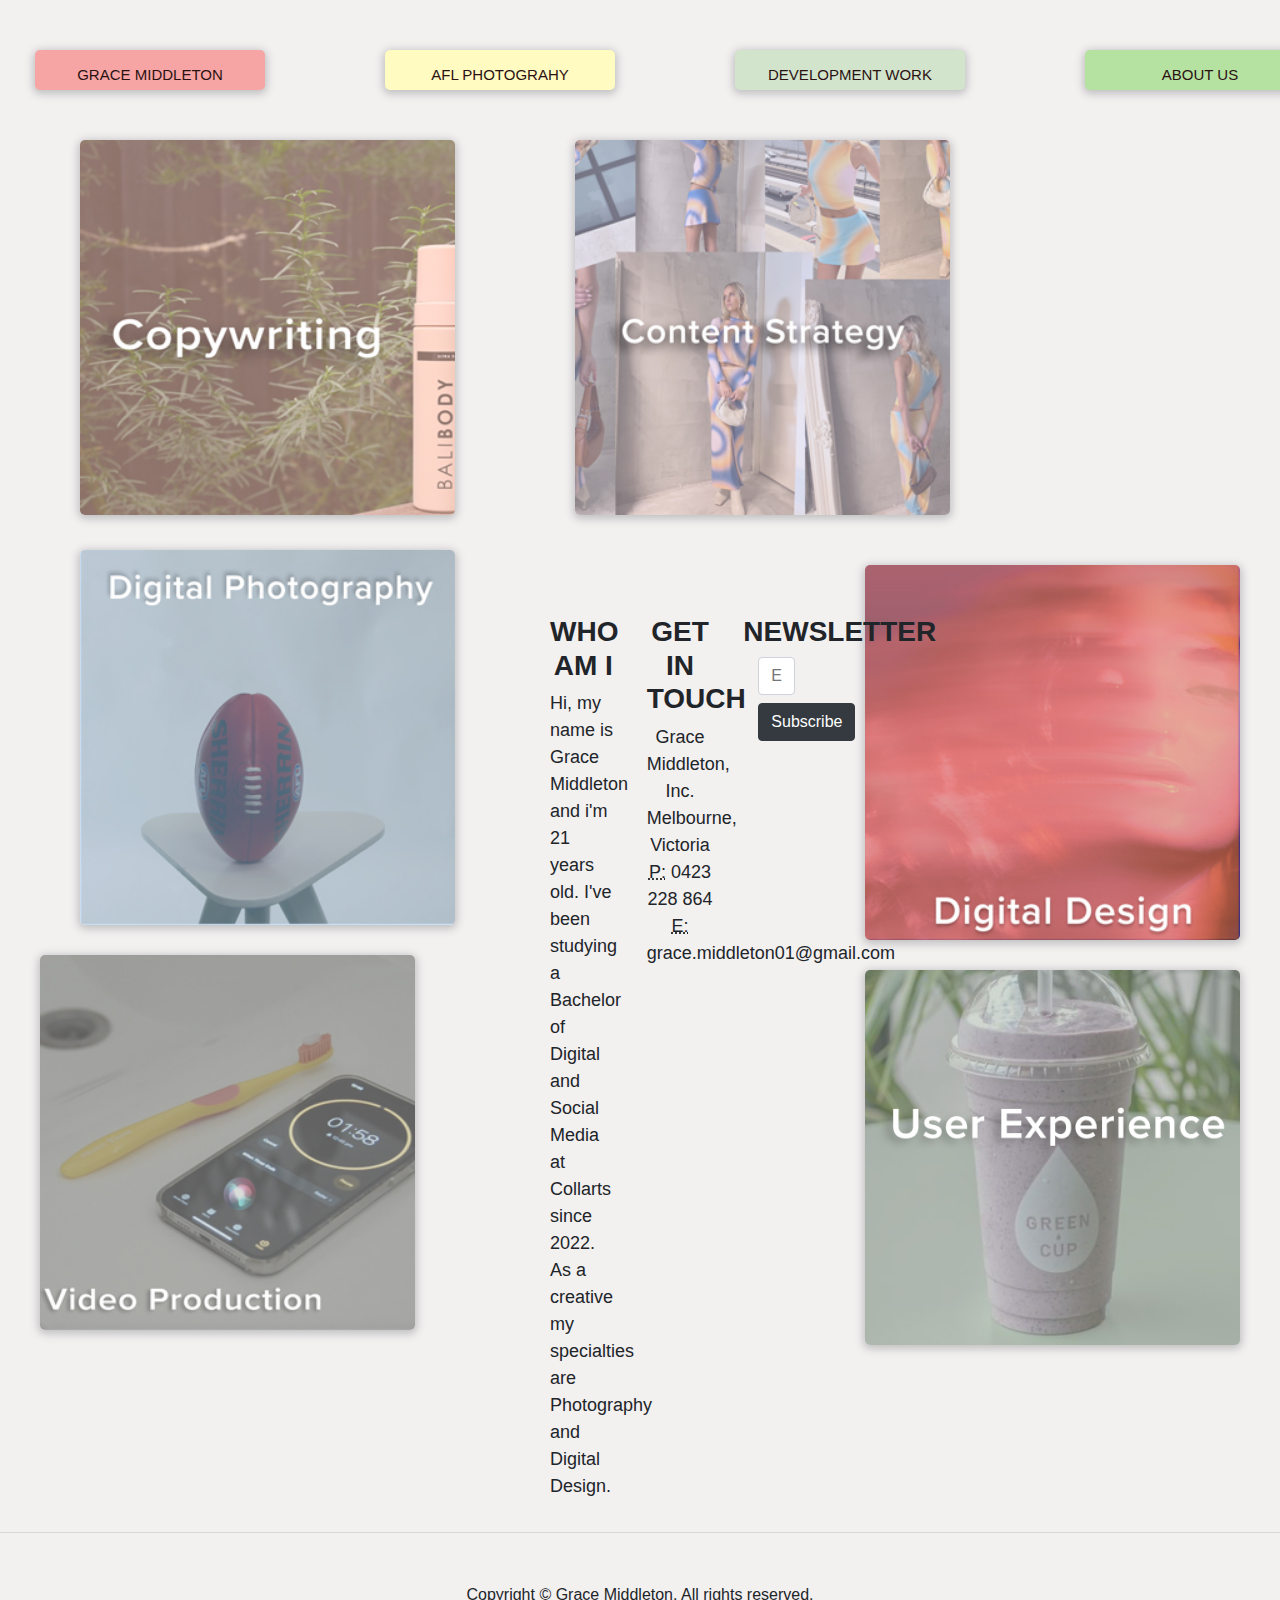
<file: Development Work.html>
<!DOCTYPE html>
    <html lang="en">
    <head>
        <meta charset="UTF-8">
        <meta http-equiv="X-UA-Compatible" content="IE=edge">
        <meta name="viewport" content="width=device-width, initial-scale=1.0">
        <title>Development-Work</title>
        <link rel="stylesheet" href="style.css"/>
    </head>
    <body class="Development-Work">     
    
      <div> 
        <nav>
          <a href="index.html">Grace Middleton</a>
          <a href="AFL photograhy.html">AFL Photograhy</a>
          <a href="Development Work.html">Development Work</a>  
          <a href="About Us.html">About Us</a>
        </nav>
      </div>
      </head>
      
  <a href="Copywriting.html"><img src="pictures on website/Development-Work/Homepage/Copywriting_logo_for_website.jpg" alt="Pink background with Copwriting text over the top in black" class="Copywriting-Development-Work-Homepage"></a>

  <a href="Content Strategy.html"> <img src="pictures on website/Development-Work/Homepage/Content-Strategy-logo-for-website.jpg" alt="Lilac background with Content Strategy text over the top in black" class="Content-Strategy-Development-Work-Homepage"></a>

  <a href="Digital Design.html"> <img src="pictures on website/Development-Work/Homepage/Digital-Design-logo-for-website.jpg" alt="Orange background with Digtial Design text over the top in black" class="Digital-Design-Development-Work-Homepage"></a>
  
  <a href="Digital Photography.html"><img src="pictures on website/Development-Work/Homepage/Digital-Photography-logo-for-website.jpg" alt="Blue Background with Digital Photograhy text over the top in black" class="Digital-Photography-Development-Work-Homepage"></a>

  <a href="Video Production.html"><img src="pictures on website/Development-Work/Homepage/Video-Production-logo-for-website.jpg" alt="Grey background with Video Production text over the top in black" class="Video-Production-Development-Work-Homepage"></a>

  <a href="User Experience.html"><img src="pictures on website/Development-Work/Homepage/User-Experience-logo-for-website.jpg" alt="Green background with User Experience text over the top in black" class="User-Experience-Development-Work-Homepage"></a>
  
  <div class="section">
    <div class="container">
      <div class="row">
        <div class="col-md-4 col-12">
          <h3 class="text-center"><strong>WHO AM I</strong></h3>
          <div class="about-me"> 
          <p>Hi, my name is Grace Middleton and i'm 21 
            years old. I've been studying a Bachelor of 
            Digital and Social Media at Collarts since 
            2022. As a creative my specialties are Photography and Digital Design.</p>
          </div>
          </div>
        <div class="col-md-4 col-12">
          <h3 class="text-center"><strong>GET IN TOUCH</strong></h3>
          <div class="personal-info"> 
            Grace Middleton, Inc.<br>
            Melbourne, Victoria<br>
            <abbr title="Phone">P:</abbr> 0423 228 864 <br>
            <abbr title="Email">E:</abbr> grace.middleton01@gmail.com
          </div>
          </address>
        </div>
        <div class="col-md-4 col-12">
          <h3 class="text-center"><strong>NEWSLETTER</strong></h3>
          <form>
            <div class="form-group col-12">
              <input type="email" class="form-control" id="exampleInputEmail1" placeholder="Enter email">
              <button type="submit" class="btn btn-dark mt-2">Subscribe</button>
            </div>
          </form>
        </div>
      </div>
    </div>
    </div>
    <hr>
    <footer class="text-center">
    <div class="container">
      <div class="row">
        <div class="col-12">
          <p>Copyright © Grace Middleton. All rights reserved.</p>
        </div>
      </div>
    </div>
    </footer>
    </html>
</file>
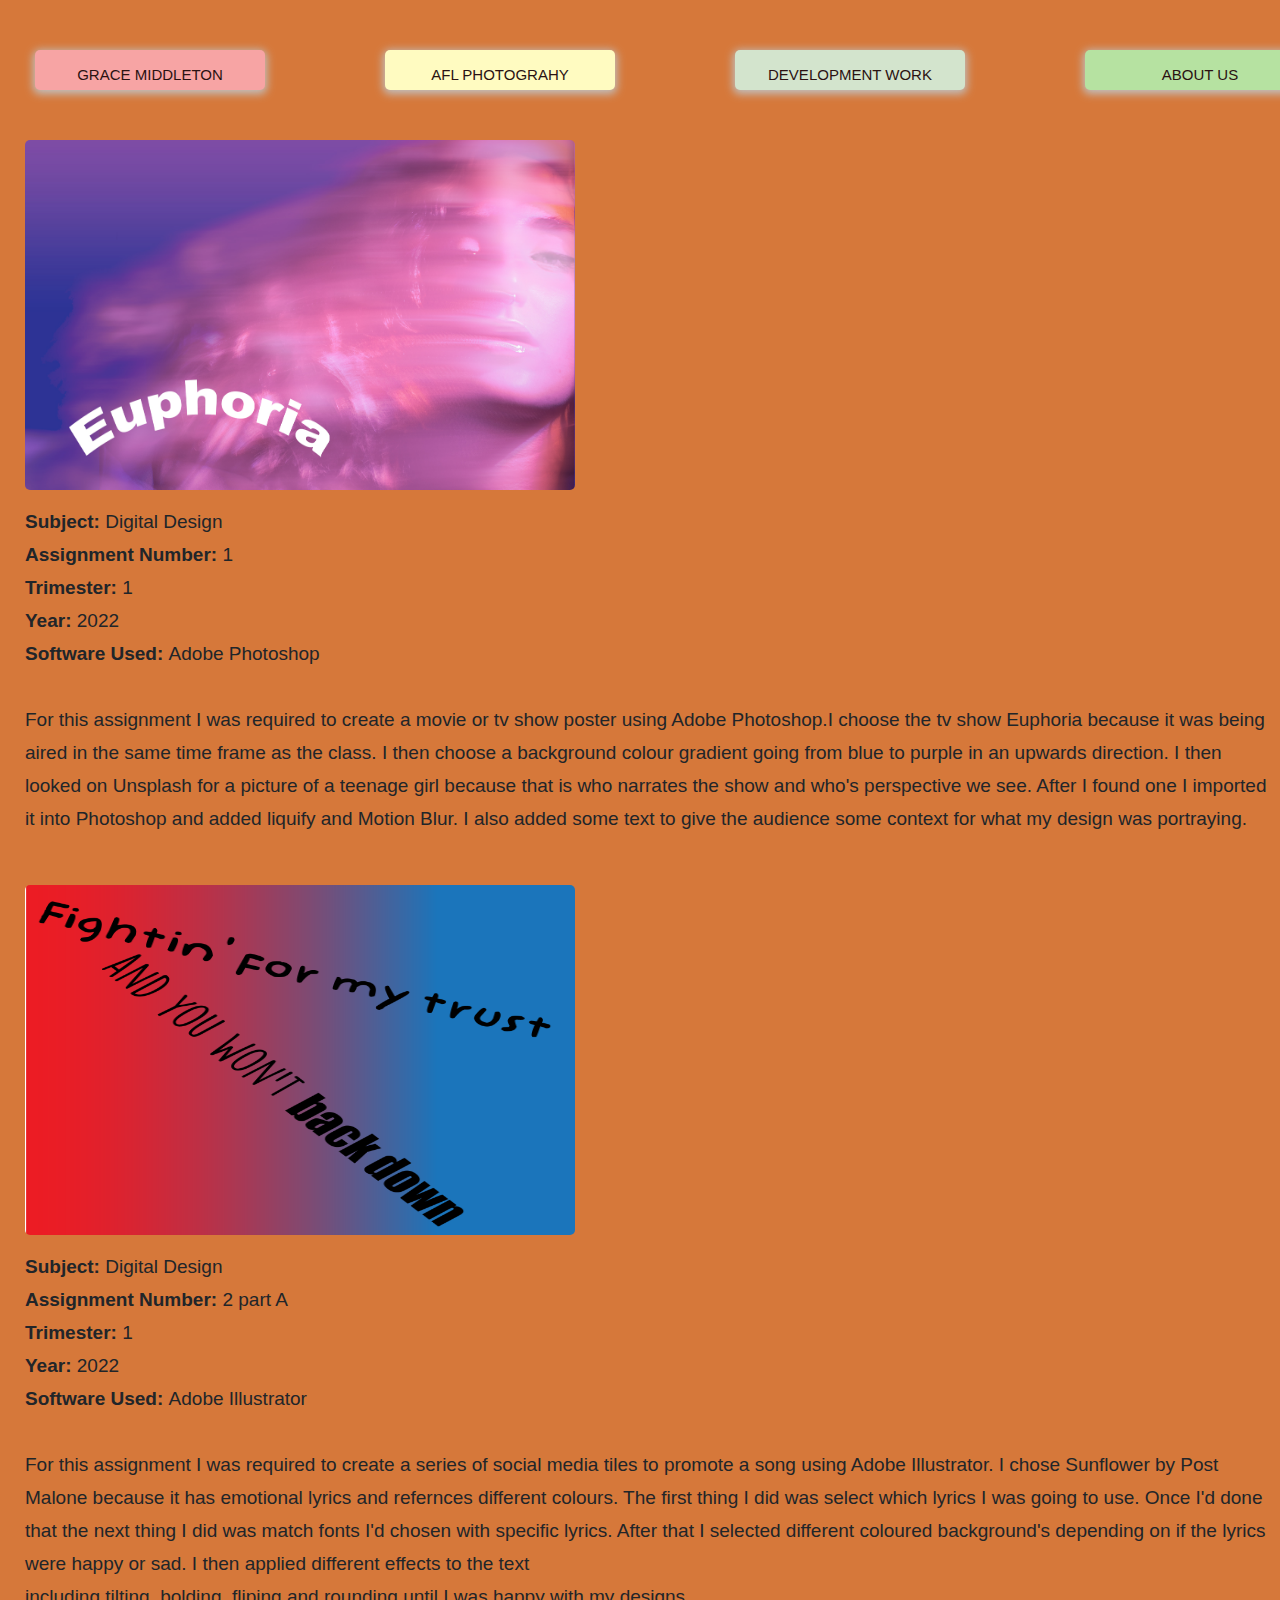
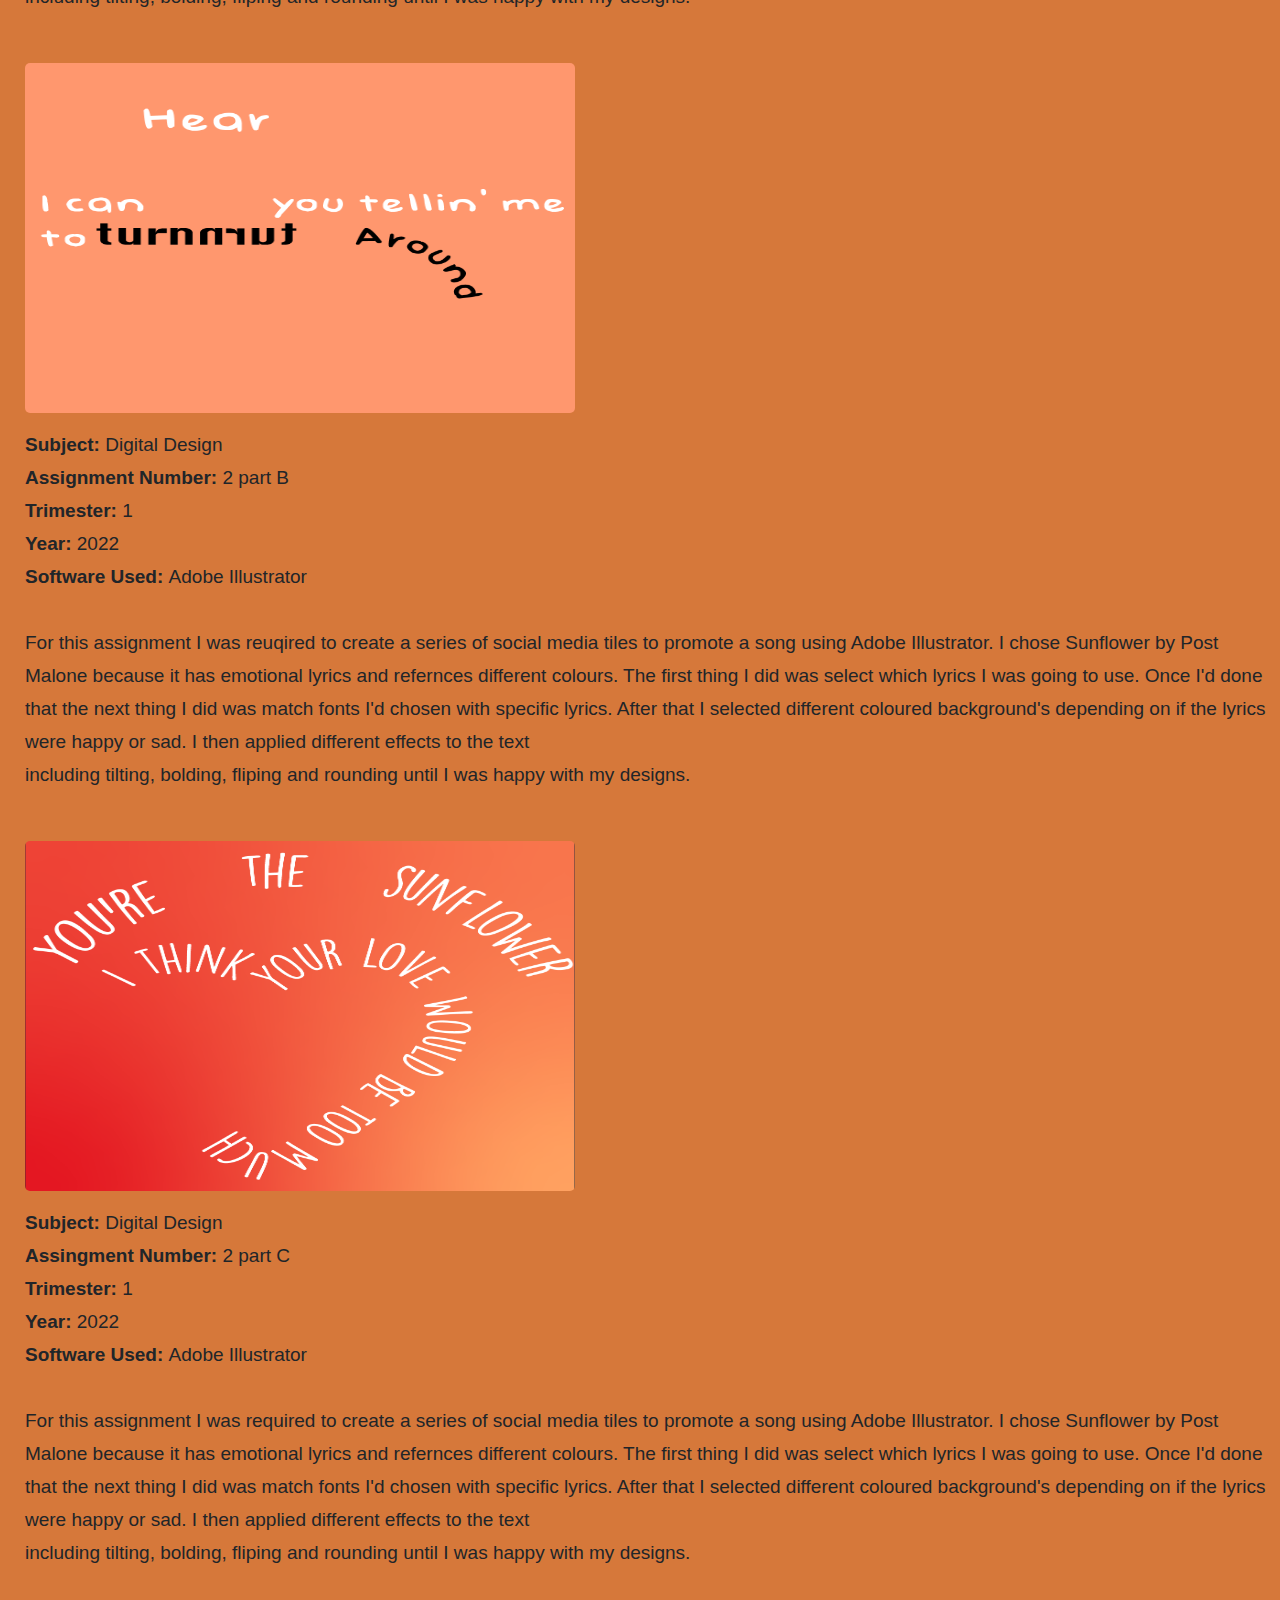
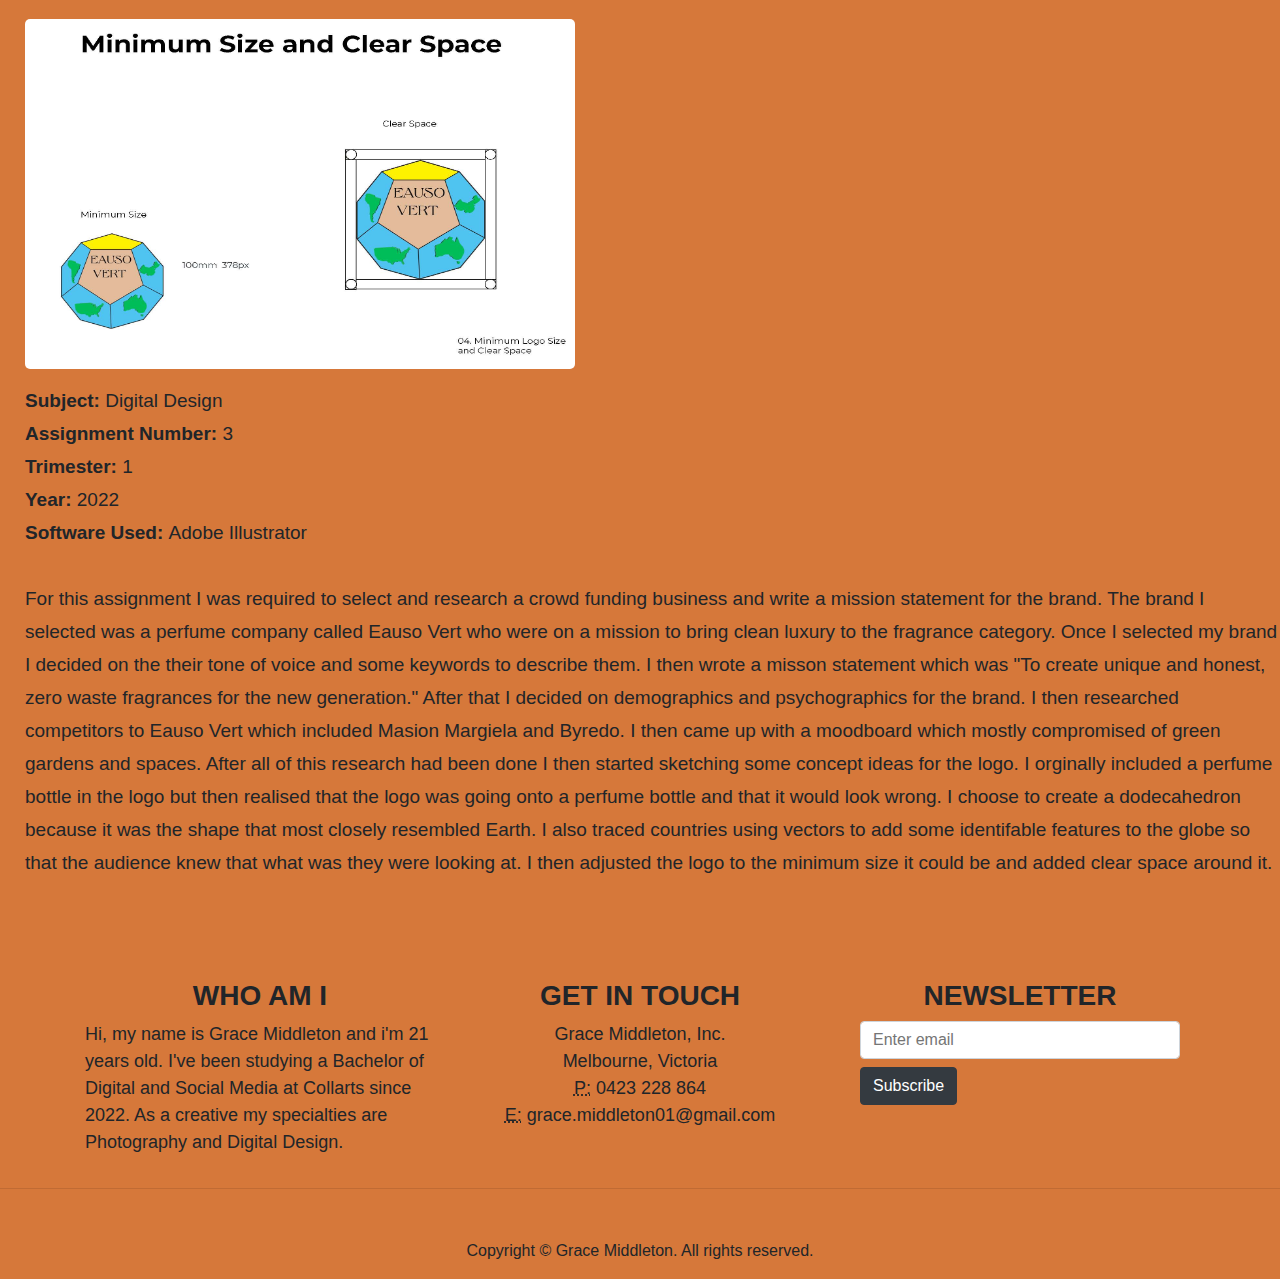
<file: Digital Design.html>
<!DOCTYPE html>
    <html lang="en">
    <head>
        <meta charset="UTF-8">
        <meta http-equiv="X-UA-Compatible" content="IE=edge">
        <meta name="viewport" content="width=device-width, initial-scale=1.0">
        <title>Development-Work</title>
        <link rel="stylesheet" href="style.css"/>
    </head>
    <body class="Digital-Design">
    
        <div>
            <nav>
              <a href="index.html">Grace Middleton</a>
              <a href="AFL photograhy.html">AFL Photograhy</a>
              <a href="Development Work.html">Development Work</a>  
              <a href="About Us.html">About Us</a>
            </nav>
          </head>
        </body>
      <body> 

        <img src="pictures on website/Development-Work/Digital Design/Euphoria Poster.jpg" alt="Poster of girl with gradient, pills and euphoria text" class="Digital-Design-Assignment-1-image"></a>
        <div class="Digital-Design-Assignment-1-text"> <b>Subject:</b> Digital Design<br> <b>Assignment Number:</b> 1<br> <b>Trimester: </b> 1 <br> <b>Year: </b> 2022  <br> <b> Software Used: </b> Adobe Photoshop <br>
          <br>
          For this assignment I was required to create a movie or tv show poster using Adobe Photoshop.I choose the tv show Euphoria because it was being aired in the same time 
          frame as the class. I then choose a background colour gradient going from blue to purple in an upwards direction. I then looked on Unsplash for a picture of a teenage girl 
          because that is who narrates the show and who's perspective we see. After I found one I imported it into Photoshop and added liquify and Motion Blur. I also added some text 
          to give the audience some context for what my design was portraying.  
        </div>

        <img src="pictures on website/Development-Work/Digital Design/Fightin' for my trust.png" alt="Red to Blue gradient with Post Malone lyrics" class="Digital-Design-Assignment-2-imageA"></a>
        <div class="Digital-Design-Assignment-2-textA"> <b>Subject:</b> Digital Design<br> <b>Assignment Number:</b> 2 part A<br> <b>Trimester: </b> 1 <br> <b>Year: </b> 2022  <br> <b> Software Used: </b> Adobe Illustrator <br>
          <br>
          For this assignment I was required to create a series of social media tiles to promote a song using Adobe Illustrator. I chose Sunflower by Post Malone because it has emotional 
          lyrics and refernces different colours. The first thing I did was select which lyrics I was going to use. Once I'd done that the next thing I did was match fonts I'd 
          chosen with specific lyrics. After that I selected different coloured background's depending on if the lyrics were happy or sad. I then applied different effects to the text <br> 
          including tilting, bolding, fliping and rounding until I was happy with my designs.
        </div>

        <img src="pictures on website/Development-Work/Digital Design/I can hear you tellin' me.png" alt="" class="Digital-Design-Assignment-2-imageB">
        <div class="Digital-Design-Assignment-2-textB">  <b>Subject:</b> Digital Design<br> <b>Assignment Number:</b> 2 part B<br> <b>Trimester: </b> 1 <br> <b>Year: </b> 2022  <br> <b> Software Used: </b> Adobe Illustrator <br>
          <br>
          For this assignment I was reuqired to create a series of social media tiles to promote a song using Adobe Illustrator. I chose Sunflower by Post Malone because it has emotional 
          lyrics and refernces different colours. The first thing I did was select which lyrics I was going to use. Once I'd done that the next thing I did was match fonts I'd 
          chosen with specific lyrics. After that I selected different coloured background's depending on if the lyrics were happy or sad. I then applied different effects to the text <br> 
          including tilting, bolding, fliping and rounding until I was happy with my designs.
        </div>
        
        <img src="pictures on website/Development-Work/Digital Design/You're the sunflower.png" alt="" class="Digital-Design-Assignment-2-imageC">
        <div class="Digital-Design-Assignment-2-textC"> <b> Subject:</b> Digital Design <br> <b> Assingment Number:</b> 2 part C<br> <b> Trimester: </b> 1 <br> <b> Year: </b> 2022 <br> <b> Software Used: </b> Adobe Illustrator <br>
          <br>
          For this assignment I was required to create a series of social media tiles to promote a song using Adobe Illustrator. I chose Sunflower by Post Malone because it has emotional 
          lyrics and refernces different colours. The first thing I did was select which lyrics I was going to use. Once I'd done that the next thing I did was match fonts I'd 
          chosen with specific lyrics. After that I selected different coloured background's depending on if the lyrics were happy or sad. I then applied different effects to the text <br> 
          including tilting, bolding, fliping and rounding until I was happy with my designs.
        </div>

        <img src="pictures on website/Development-Work/Digital Design/Brand Guidelines_Page_06.jpg" alt="" class="Digital-Design-Assignment-3-image">
        <div class="Digital-Design-Assignment-3-text"> <b> Subject: </b> Digital Design <br> <b> Assignment Number: </b> 3 <br> <b> Trimester: </b> 1 <br> <b> Year: </b> 2022 <br> <b> Software Used: </b> Adobe Illustrator <br>
          <br> 
          For this assignment I was required to select and research a crowd funding business and write a mission statement for the brand. The brand I selected was a perfume company 
          called Eauso Vert who were on a mission to bring clean luxury to the fragrance category. Once I selected my brand I decided on the their tone of voice and some keywords to describe them. 
          I then wrote a misson statement which was "To create unique and honest, zero waste fragrances for the new generation." After that I decided on demographics
          and psychographics for the brand. I then researched competitors to Eauso Vert which included Masion Margiela and Byredo. I then came up with a moodboard which mostly 
          compromised of green gardens and spaces. After all of this research had been done I then started sketching some concept ideas for the logo. I orginally included a perfume 
          bottle in the logo but then realised that the logo was going onto a perfume bottle and that it would look wrong. I choose to create a dodecahedron because it was the shape 
          that most closely resembled Earth. I also traced countries using vectors to add some identifable features to the globe so that the audience knew that what was they were
          looking at. I then adjusted the logo to the minimum size it could be and added clear space around it.  
        </div>
      </body>
    

      <div class="section">
        <div class="container">
          <div class="row">
            <div class="col-md-4 col-12">
              <h3 class="text-center"><strong>WHO AM I</strong></h3>
              <div class="about-me"> 
              <p>Hi, my name is Grace Middleton and i'm 21 
                years old. I've been studying a Bachelor of 
                Digital and Social Media at Collarts since 
                2022. As a creative my specialties are Photography and Digital Design.</p>
              </div>
              </div>
            <div class="col-md-4 col-12">
              <h3 class="text-center"><strong>GET IN TOUCH</strong></h3>
              <div class="personal-info"> 
                Grace Middleton, Inc.<br>
                Melbourne, Victoria<br>
                <abbr title="Phone">P:</abbr> 0423 228 864 <br>
                <abbr title="Email">E:</abbr> grace.middleton01@gmail.com
              </div>
              </address>
            </div>
            <div class="col-md-4 col-12">
              <h3 class="text-center"><strong>NEWSLETTER</strong></h3>
              <form>
                <div class="form-group col-12">
                  <input type="email" class="form-control" id="exampleInputEmail1" placeholder="Enter email">
                  <button type="submit" class="btn btn-dark mt-2">Subscribe</button>
                </div>
              </form>
            </div>
          </div>
        </div>
        </div>
        <hr>
        <footer class="text-center">
        <div class="container">
          <div class="row">
            <div class="col-12">
              <p>Copyright © Grace Middleton. All rights reserved.</p>
            </div>
          </div>
        </div>
        </footer>
        </html>
</file>
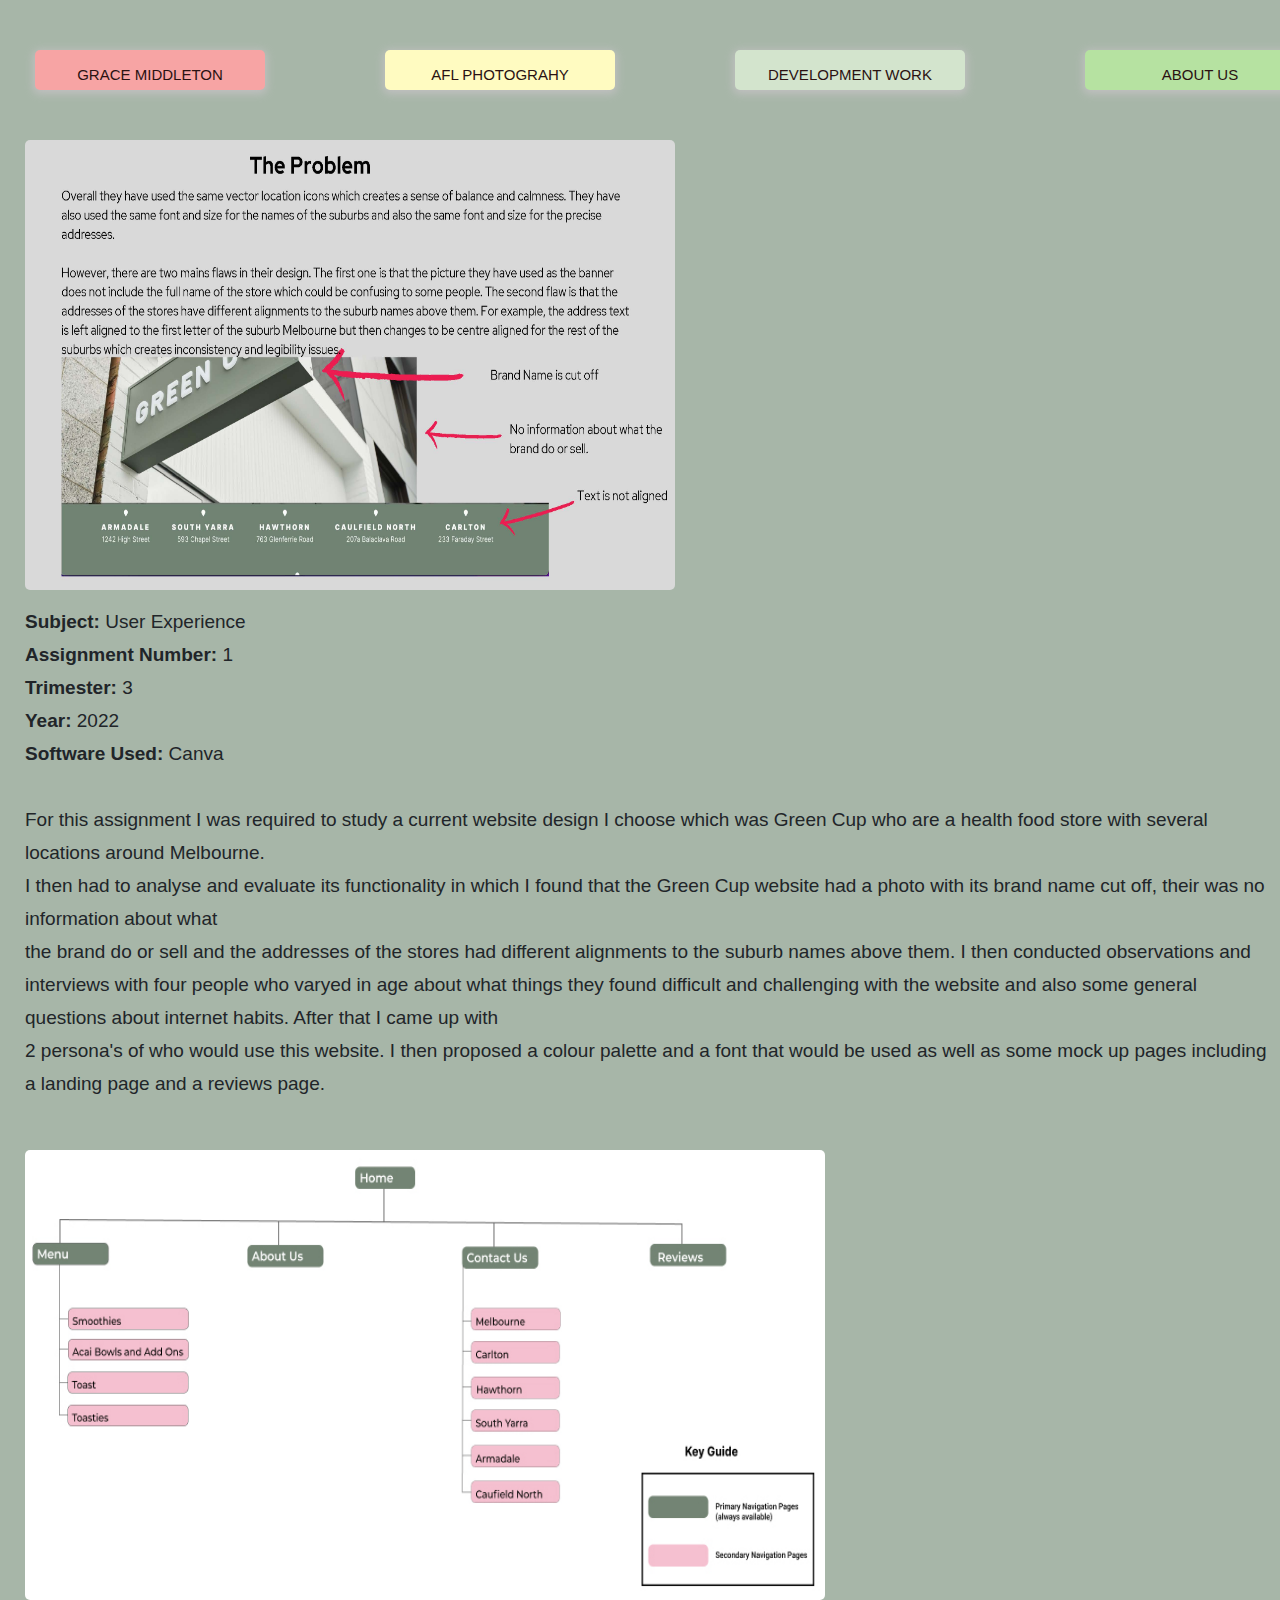
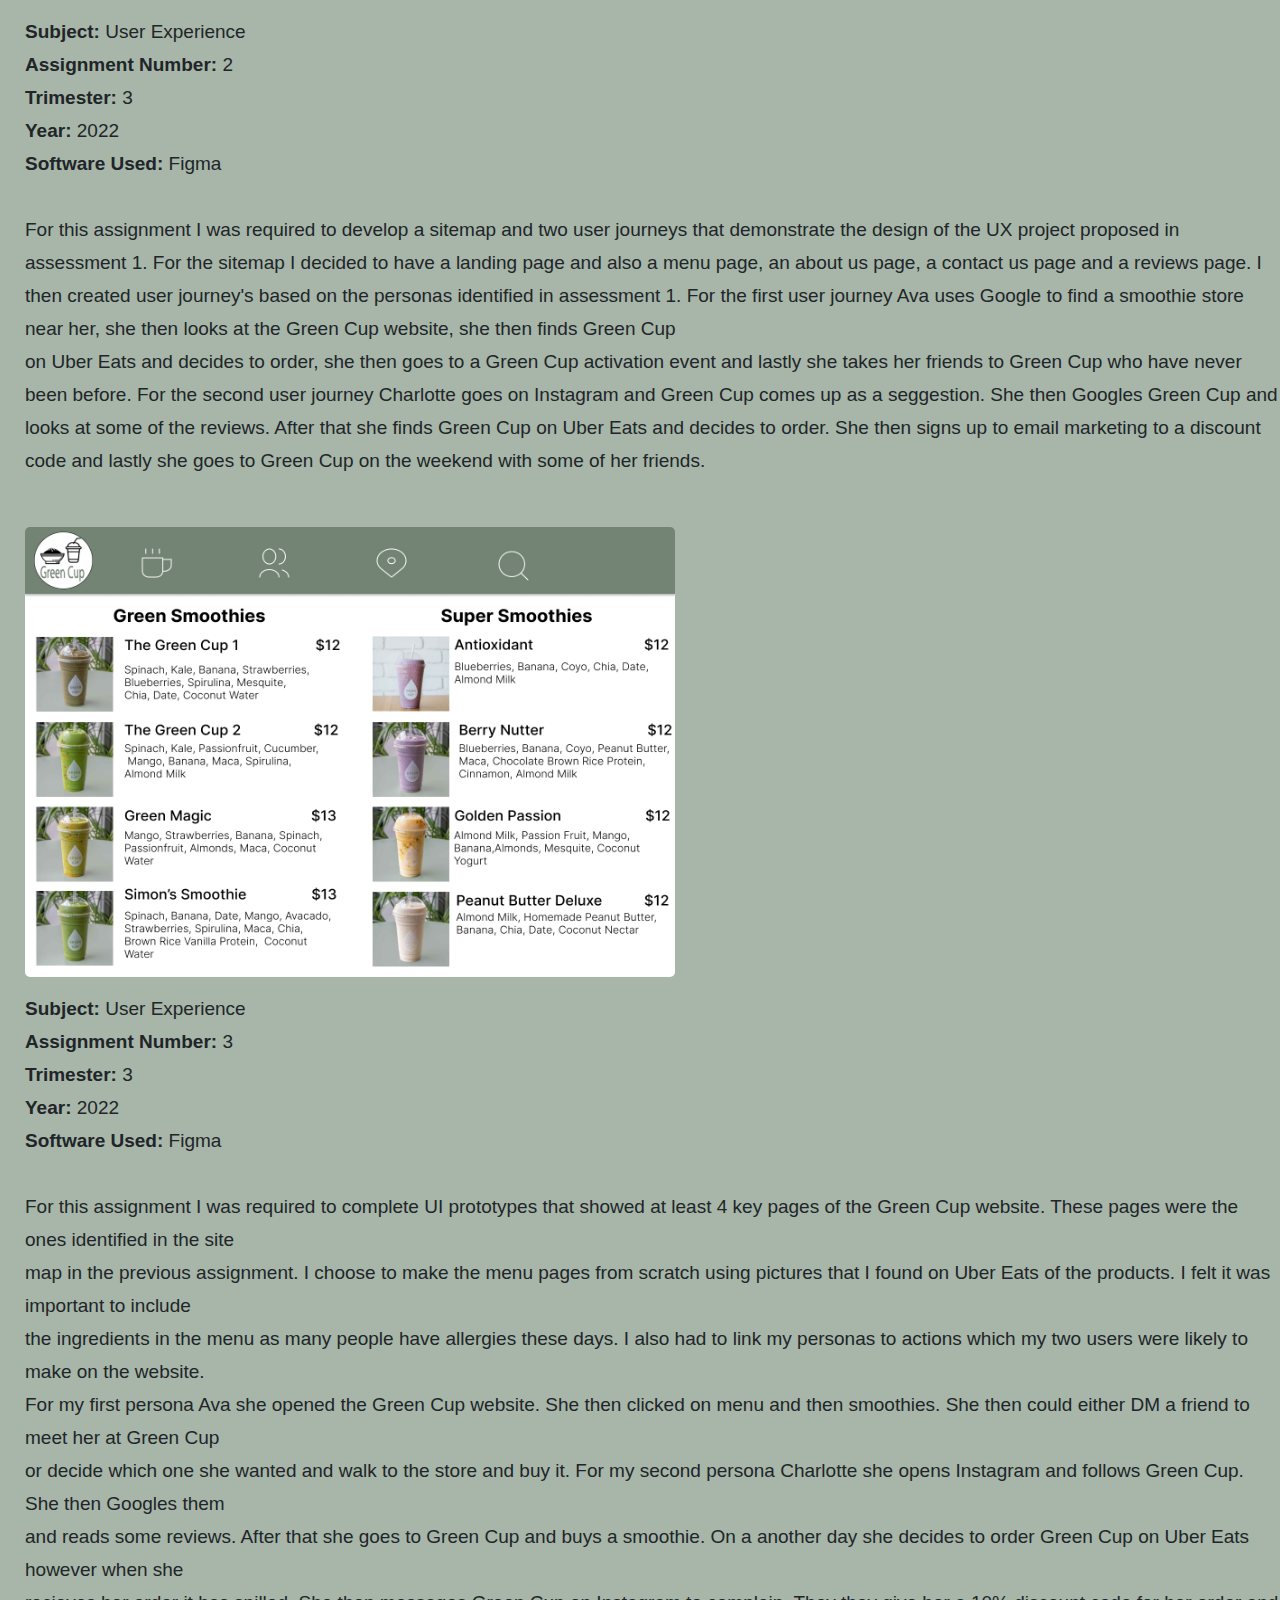
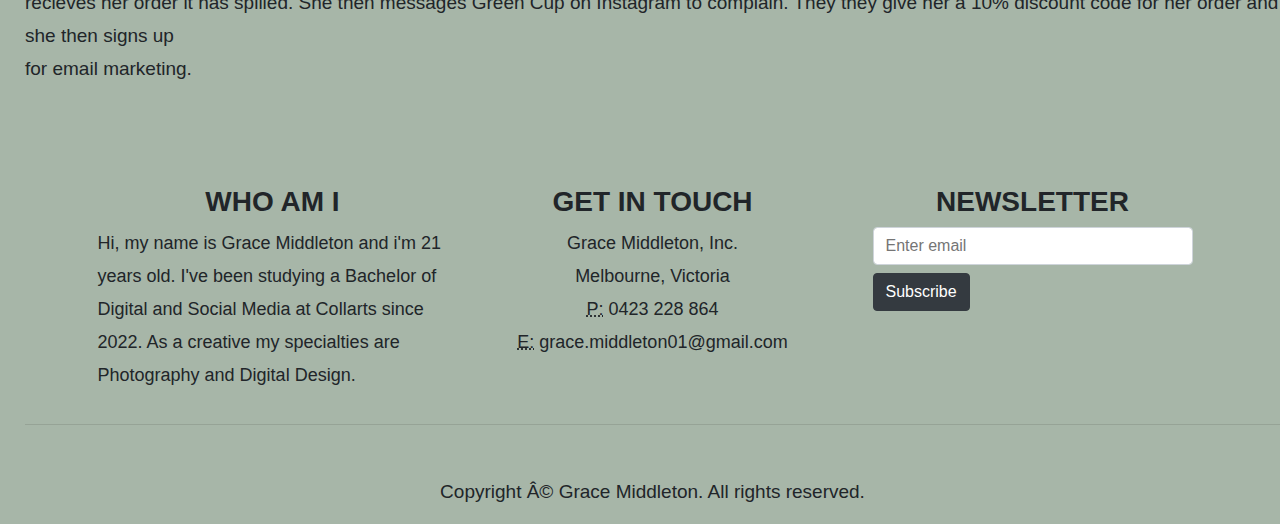
<file: User Experience.html>
<!DOCTYPE html>
<html lang="en">
	<h
    <meta charset="UTF-8">
    <meta http-equiv="X-UA-Compatible" content="IE=edge">
    <meta name="viewport" content="width=device-width, initial-scale=1.0">
    <title>Development-Work</title>
    <link rel="stylesheet" href="style.css"/>
</head>
<body class="User-Experience">

    <div>
        <nav>
          <a href="index.html">Grace Middleton</a>
          <a href="AFL photograhy.html">AFL Photograhy</a>
          <a href="Development Work.html">Development Work</a>  
          <a href="About Us.html">About Us</a>
        </nav>
      </head>
    </body>
  <body> 
    <img src="pictures on website/Development-Work/User Experience/User_Experience-Assignment_1.jpg" alt="powerpoint slide about problems with Green Cup website" class="User-Experience-Assignment-1-image">
    <div class="User-Experience-Assignment-1-text"> <b>Subject:</b> User Experience<br> <b>Assignment Number:</b> 1<br> <b>Trimester: </b> 3 <br> <b>Year: </b> 2022  <br> <b> Software Used: </b> Canva <br>
      <br>
      For this assignment I was required to study a current website design I choose which was Green Cup who are a health food store with several locations around Melbourne. <br>
      I then had to analyse and evaluate its functionality in which I found that the Green Cup website had a photo with its brand name cut off, their was no information about what <br>
      the brand do or sell and the addresses of the stores had different alignments to the suburb names above them. I then conducted observations and interviews with four people 
      who varyed in age about what things they found difficult and challenging with the website and also some general questions about internet habits. After that I came up with <br>
      2 persona's of who would use this website. I then proposed a colour palette and a font that would be used as well as some mock up pages including a landing page and a reviews page. 
    </div>

  
    <img src="pictures on website/Development-Work/User Experience/User-Experience-Assignment-2V2.jpg" alt="" class="User-Experience-Assignment-2-image">
    <div class="User-Experience-Assignment-2-text"> <b>Subject:</b> User Experience<br> <b>Assignment Number:</b> 2<br> <b>Trimester: </b> 3 <br> <b>Year: </b> 2022  <br> <b> Software Used: </b> Figma <br>
      <br>
      For this assignment I was required to develop a sitemap and two user journeys that demonstrate the design of the UX project proposed in assessment 1. For the sitemap I 
      decided to have a landing page and also a menu page, an about us page, a contact us page and a reviews page. I then created user journey's based on the personas 
      identified in assessment 1. For the first user journey Ava uses Google to find a smoothie store near her, she then looks at the Green Cup website, she then finds Green Cup <br>
      on Uber Eats and decides to order, she then goes to a Green Cup activation event and lastly she takes her friends to Green Cup who have never been before.  For the second 
      user journey Charlotte goes on Instagram and Green Cup comes up as a seggestion. She then Googles Green Cup and looks at some of the reviews. After that she finds 
      Green Cup on Uber Eats and decides to order. She then signs up to email marketing to a discount code and lastly she goes to Green Cup on the weekend with some of her friends. 
    </div>
      

      <img src="pictures on website/Development-Work/User Experience/User_Experience_Assignment_3.jpg" alt="" class="User-Experience-Assignment-3-image">
      <div class="User-Experience-Assignment-3-text"> <b>Subject:</b> User Experience<br> <b>Assignment Number:</b> 3<br> <b>Trimester: </b> 3 <br> <b>Year: </b> 2022  <br> <b> Software Used: </b> Figma <br>
        <br>
        For this assignment I was required to complete UI prototypes that showed at least 4 key pages of the Green Cup website. These pages were the ones identified in the site <br> 
        map in the previous assignment. I choose to make the menu pages from scratch using pictures that I found on Uber Eats of the products. I felt it was important to include <br>
        the ingredients in the menu as many people have allergies these days. I also had to link my personas to actions which my two users were likely to make on the website. <br>
        For my first persona Ava she opened the Green Cup website. She then clicked on menu and then smoothies. She then could either DM a friend to meet her at Green Cup <br>
        or decide which one she wanted and walk to the store and buy it. For my second persona Charlotte she opens Instagram and follows Green Cup. She then Googles them <br>
        and reads some reviews. After that she goes to Green Cup and buys a smoothie. On a another day she decides to order Green Cup on Uber Eats however when she <br>
        recieves her order it has spilled. She then messages Green Cup on Instagram to complain. They they give her a 10% discount code for her order and she then signs up <br>
        for email marketing.  
  
  
        <!--least two of the persons identified in previous assessments.
        Students are also required to discuss the research undertaken and a
        rationale for the website design and outline the strength and
        weaknesses of their design and how it has improved on the original
        UX problem. -->
</body>

<div class="section">
  <div class="container">
    <div class="row">
      <div class="col-md-4 col-12">
        <h3 class="text-center"><strong>WHO AM I</strong></h3>
        <div class="about-me"> 
        <p>Hi, my name is Grace Middleton and i'm 21 
          years old. I've been studying a Bachelor of 
          Digital and Social Media at Collarts since 
          2022. As a creative my specialties are Photography and Digital Design.</p>
        </div>
        </div>
      <div class="col-md-4 col-12">
        <h3 class="text-center"><strong>GET IN TOUCH</strong></h3>
        <div class="personal-info"> 
          Grace Middleton, Inc.<br>
          Melbourne, Victoria<br>
          <abbr title="Phone">P:</abbr> 0423 228 864 <br>
          <abbr title="Email">E:</abbr> grace.middleton01@gmail.com
        </div>
        </address>
      </div>
      <div class="col-md-4 col-12">
        <h3 class="text-center"><strong>NEWSLETTER</strong></h3>
        <form>
          <div class="form-group col-12">
            <input type="email" class="form-control" id="exampleInputEmail1" placeholder="Enter email">
            <button type="submit" class="btn btn-dark mt-2">Subscribe</button>
          </div>
        </form>
      </div>
    </div>
  </div>
  </div>
  <hr>
  <footer class="text-center">
  <div class="container">
    <div class="row">
      <div class="col-12">
        <p>Copyright © Grace Middleton. All rights reserved.</p>
      </div>
    </div>
  </div>
  </footer>
  </html>
</file>
<file: style.css>
/* HOMEPAGE BACKGROUND COLOUR ELEMENT */
.HomePage {
  background-color: #d3d3d3
}

/* HOMEPAGE NAV BAR */
nav {
    margin: 50px auto 0;
    position: relative;
    width: 1210px;  
    height: 40px;
    border-radius: 10px;
    font-size: 0;
}

nav a {
    line-height: 50px;
    height: 100%;
    font-size: 15px;
    display: inline-block;
    position: absolute;
    z-index: 1;
    text-decoration: none;
    text-transform: uppercase;
    text-align: center;
    color: rgb(42, 18, 18);
    cursor: pointer;
    box-shadow: 0px 2px 8px 2px #C0C0C0;
    border-radius: 5px;
    transition: all .2 ease-in-out;
}

nav a:hover{
  transform:scale(1.02);
  box-shadow: 0px 2px 10px 4px #C0C0C0;
}

nav .animation {
    position: absolute;
    height: 100%;
    top: 0;
    z-index: 0;
    transition: all .5s ease 0s;
    border-radius: 8px;
}
a:nth-child(1) {
    width: 100px;
}
a:nth-child(2) {
    width: 110px;
}
a:nth-child(3) {
    width: 250px;
}
a:nth-child(4) {
    width: 100px;
}

a:nth-child(5) {
    width: 100px;
}


nav .start-Grace-Middleton, a:nth-child(1) {
  border-radius: 5px;
  padding: 0px;
  width: 230px;
  left: 0px;
  background-color: #F7A4A4;
  font-family: Arial, Helvetica, sans-serif;
  margin-bottom: 0;
}

nav .start-AFL-photography, a:nth-child(2) {
    border-radius: 5px;
    padding: 0px;
    width: 230px;
    left: 350px;
    background-color: #FFFBC1;
    font-family: Arial, Helvetica, sans-serif;
}

nav .start-Development-Work, a:nth-child(3) {
    border-radius: 5px;
    padding: 0px;
    width: 230px;
    left: 700px;
    background-color: #D3E4CD;
    font-family: Arial, Helvetica, sans-serif;
}

nav .start-About, a:nth-child(4) { 
    border-radius: 5px;
    padding: 0px;
    width: 230px;
    left: 1050px;
    background-color: #B6E2A1;
    font-family: Arial, Helvetica, sans-serif;
}


span {
    color: #191e1d;
}

.href {
  visibility: hidden;
}












/* AFL PHOTOGRAPHY GRACE MIDDLETON/LANDING PAGE IMAGE SETTINGS */
.image1 {
  float: left;
  margin-left: 30px;
  margin-right: 30px;
  width: 700px;
  height: 500px;
  margin-top: 40px ;
  box-shadow: 0px 2px 8px 2px #C0C0C0;
  border-radius: 5px;
  transition: all .2s ease-in-out;
}





/* DEVELOPMENT WORK GRACE MIDDLETON/LANDING PAGE IMAGE SETTINGS */
.image2 {
 float: inline-start;
  margin-top: 40px;
  width: 700px;
  height: 500px;
  box-shadow: 0px 2px 8px 2px #C0C0C0;
  border-radius: 5px;
  transition: all .2s ease-in-out;
}



/* AFL PHOTOGRAPHY IMAGE HOVER SETTINGS */
.image1:hover {
    transform:scale(1.02);
    box-shadow: 0px 2px 10px 4px #C0C0C0;
  }
 
  
/* DEVELOPMENT WORK IMAGE HOVER SETTINGS */
.image2:hover {
    transform:scale(1.02);
    box-shadow: 0px 2px 10px 4px #C0C0C0;
  }

 
  

/* AFL PHOTOGRAPHY PAGE SETTINGS */


/* AFL PHOTOGRAPHY BACKGROUND COLOUR ELEMENT */
.AFL-photography {
  background-color: #FFFBC1; 
}

/* AFL PHOTOGRAPHY PHOTOS ON LEFT HAND SIDE OF PAGE */
.AFL-photography-column {
  float: left;
  margin-left: 10px;
  margin-right: 10px;
  width: 500px;
  height: 500px;
  margin-top: 50px ;
  border-radius: 5px;
}

/* AFL PHOTOGRAPHY PHOTOS ON RIGHT HAND SIDE OF PAGE */
.AFL-photography-row {
  float: right;
  width: 10px;
  height: 10px;
  margin-left: 80px;
  margin-right: 80px;
  width: 667px;
  height: 500px;
  margin-top: 50px ;
  border-radius: 5px;
  transition: all .2s ease-in-out;
}

.text-left {
  font-size: 18px;
  font-family: Arial, Helvetica, sans-serif;
  text-align: left;
  margin-left: 1px;
}

.text-right {
  font-size: 17px;
  font-family: Arial, Helvetica, sans-serif;
  text-align: left;
  margin-right: 5px;
}



/* DEVELOPMENT WORK PAGE SETTINGS */

 

/* DEVELOPMENT WORK BACKGROUND COLOUR ELEMENT */ 
.Development-Work {
  background-color: #f3f0f0; 
}


/* COPYWRITING IMAGE ON DEVELOPMENT WORK HOMEPAGE SETTINGS */
.Copywriting-Development-Work-Homepage {
  float:left;
  margin-left: 80px;
  margin-right: 80px;
  width: 375px;
  height: 375px;
  margin-top: 50px ;
  border-radius: 5px;
  transition: all .2s ease-in-out;
  box-shadow: 0px 2px 8px 2px #C0C0C0; 
}

/* COPYWRITING IMAGE HOVER ON DEVELOPMENT WORK HOMEPAGE  SETTINGS */
.Copywriting-Development-Work-Homepage:hover {
  transform:scale(1.02);
  box-shadow: 0px 2px 10px 4px #C0C0C0;
}


/* CONTENT STRATEGY IMAGE ON DEVELOPMENT WORK HOMEPAGE SETTINGS */
.Content-Strategy-Development-Work-Homepage {
  float: inline-start;
  margin-left: 40px;
  margin-right: 40px;
  width: 375px;
  height: 375px;
  margin-top: 50px ;
  box-shadow: 0px 2px 8px 2px #C0C0C0;
  border-radius: 5px;
  transition: all .2s ease-in-out;
  
}

/* CONTENT STRATEGY IMAGE HOVER ON DEVELOPMENT WORK HOMEPAGE SETTINGS */
.Content-Strategy-Development-Work-Homepage:hover {
  transform:scale(1.02);
  box-shadow: 0px 2px 10px 4px #C0C0C0;
}


/* DIGITAL DESIGN ON DEVELOPMENT WORK HOMEPAGE IMAGE SETTINGS */
.Digital-Design-Development-Work-Homepage {
  float: inline-end;
  margin-left: 40px;
  margin-right: 40px;
  width: 375px;
  height: 375px;
  margin-top: 50px ;
  box-shadow: 0px 2px 8px 2px #C0C0C0;
  border-radius: 5px;
  transition: all .2s ease-in-out;
}

/* DIGITAL DESIGN ON DEVELOPMENT WORK HOMEPAGE IMAGE HOVER SETTINGS */
.Digital-Design-Development-Work-Homepage:hover {
  transform:scale(1.02);
  box-shadow: 0px 2px 10px 4px #C0C0C0;
}


/* DIGITAL PHOTOGRAPHY ON DEVELOPMENT WORK HOMEPAGE IMAGE SETTINGS */
.Digital-Photography-Development-Work-Homepage {
  float: left;
  margin-left: 80px;
  margin-right: 80px;
  width: 375px;
  height: 375px;
  margin-top: 35px ;
  box-shadow: 0px 2px 8px 2px #C0C0C0;
  border-radius: 5px;
  transition: all .2s ease-in-out;

}

/* DIGITAL PHOTOGRAPHY ON DEVELOPMENT WORK HOMEPAGE IMAGE HOVER SETTINGS */
.Digital-Photography-Development-Work-Homepage:hover {
  transform:scale(1.02);
  box-shadow: 0px 2px 10px 4px #C0C0C0;
}


/* VIDEO PRODUCTION ON DEVELOPMENT WORK HOMEPAGE IMAGE SETTINGS  */
.Video-Production-Development-Work-Homepage{
  float: inline-start;
  margin-left: 40px;
  margin-right: 40px;
  width: 375px;
  height: 375px;
  margin-top: 30px ;
  box-shadow: 0px 2px 8px 2px #C0C0C0;
  border-radius: 5px;
  transition: all .2s ease-in-out;
  vertical-align: bottom;
}

/* VIDEO PRODUCTION IMAGE HOVER SETTINGS */
.Video-Production-Development-Work-Homepage:hover {
  transform:scale(1.02);
  box-shadow: 0px 2px 10px 4px #C0C0C0;
}


/* USER EXPERIENCE IMAGE SETTINGS */
.User-Experience-Development-Work-Homepage {
  float:right;
  margin-left: 40px;
  margin-right: 40px;
  width: 375px;
  height: 375px;
  margin-top: 30px ;
  box-shadow: 0px 2px 8px 2px #C0C0C0;
  border-radius: 5px;
  transition: all .2s ease-in-out;
  
}


/* USER EXPERIENCE IMAGE HOVER SETTINGS  */
.User-Experience-Development-Work-Homepage:hover {
  transform:scale(1.02);
  box-shadow: 0px 2px 10px 4px #C0C0C0;
}



/* COPYWRITING PAGE SETTINGS */

/* COPYWRITING BACKGROUND COLOUR ELEMENT  OPTION 2 */
.Copywriting {
background-color: #FED7C6; 
}


/* COPYWRITING ASSIGNMENT 1 IMAGE */
.Copywriting-Assignment-1-image {
  display: block;
  margin-left: 25px;
  width: 550px;
  height: 350px;
  margin-top: 50px ;
  border-radius: 5px;
}

/* COPYWRITING ASSIGNMENT 1 TEXT */
.Copywriting-Assignment-1-text {
  font-size: 19px;
  font-family: Arial, Helvetica, sans-serif;
  text-align: left;
  margin-left: 25px;
  margin-top: 15px;
  line-height: 33px;
}

/* COPYWRITING ASSIGNMENT 2 IMAGE */
.Copywriting-Assignment-2-image {
 display: block;
  margin-left: 25px;
  margin-right: 5px;
  width: 550px;
  height: 350px;
  margin-top: 50px ;
  border-radius: 5px;
}


/* COPYWRITING ASSIGNMENT 2 TEXT BOLD */
.Copywriting-Assignment-2-text {
  font-size: 19px;
  font-family: Arial, Helvetica, sans-serif;
  text-align: left;
  margin-left: 25px;
  margin-top: 15px;
  line-height: 33px;
}

/* COPYWRITING ASSIGNMENT 3 IMAGE */
.Copywriting-Assignment-3-image {
  float:left;
  margin-left: 25px;
  margin-right: 25px;
  width: 450px;
  height: 450px;
  margin-top: 50px ;
  border-radius: 5px;
}

/* COPYWRITING ASSIGNMENT 3 TEXT */
.Copywriting-Assignment-3-text {
  font-size: 19px;
  font-family: Arial, Helvetica, sans-serif;
  text-align: left;
  margin-left: 25px;
  margin-top: 520px;
  line-height: 33px;
  margin-right: 100px;
}



/* CONTENT STRATEGY PAGE SETTINGS */

/* CONTENT STRATEGY BACKGROUND COLOUR ELEMENT */
.Content-Strategy {
  background-color: #DAD4EC;
}

/* CONTENT STRATEGY ASSIGNMENT 1 IMAGE */
.Content-Strategy-Assignment-1-image {
  display: block;
  margin-left: 25px;
  margin-right: 25px;
  width: 550px;
  height: 350px;
  margin-top: 50px ;
  border-radius: 5px;
}

/* CONTENT STRATEGY ASSIGNMENT 1 TEXT */
.Content-Strategy-Assignment-1-text {
  font-size: 19px;
  font-family: Arial, Helvetica, sans-serif;
  text-align: left;
  margin-left: 25px;
  margin-top: 15px;
  line-height: 33px;
}

/* CONTENT STRATEGY ASSIGNMENT 2 IMAGE */
.Content-Strategy-Assignment-2-image{
  display: block;
   margin-left: 25px;
   margin-right: 25px;
   width: 550px;
   height: 600px;
   margin-top: 100px ;
   border-radius: 5px;
 }
 
 /* CONTENT STRATEGY ASSIGNMENT 2 TEXT */
.Content-Strategy-Assignment-2-text {
  font-size: 19px;
  font-family: Arial, Helvetica, sans-serif;
  text-align: left;
  margin-left: 25px;
  margin-top: 15px;
  line-height: 33px;
}

/* CONTENT STRATEGY ASSIGNMENT 3 IMAGE */
.Content-Strategy-Assignment-3-image {
  display: block;
   margin-left: 25px;
   margin-right: 25px;
   width: 800px;
   height: 600px;
   margin-top: 100px ;
   border-radius: 5px;
 }

  /* CONTENT STRATEGY ASSIGNMENT 3 TEXT */
.Content-Strategy-Assignment-3-text {
  font-size: 19px;
  font-family: Arial, Helvetica, sans-serif;
  text-align: left;
  margin-left: 25px;
  margin-top: 15px;
  line-height: 33px;
}




/* DIGITAL DESIGN PAGE SETTINGS */

/* DIGTIAL DESIGN BACKGROUND COLOUR ELEMENT */
.Digital-Design {
  background-color: #d6783a
}

/* DIGITAL DESIGN ASSIGNMENT 1 IMAGE */
.Digital-Design-Assignment-1-image {
  display: block;
  margin-left: 25px;
  margin-right: 25px;
  width: 550px;
  height: 350px;
  margin-top: 50px ;
  border-radius: 5px;
}

/* DIGITAL DESIGN ASSIGNMENT 1 TEXT */
.Digital-Design-Assignment-1-text {
  font-size: 19px;
  font-family: Arial, Helvetica, sans-serif;
  text-align: left;
  margin-left: 25px;
  margin-top: 15px;
  line-height: 33px;
}

/* DIGITAL DESIGN ASSIGNMENT 2 IMAGE A */
.Digital-Design-Assignment-2-imageA {
  display: block;
  margin-left: 25px;
  margin-right: 25px;
  width: 550px;
  height: 350px;
  margin-top: 50px ;
  border-radius: 5px; 
}

/* DIGITAL DESIGN ASSIGNMENT 2 TEXT A */
.Digital-Design-Assignment-2-textA {
  font-size: 19px;
  font-family: Arial, Helvetica, sans-serif;
  display: block;
  text-align: left;
  margin-left: 25px;
  margin-top: 15px ;
  line-height: 33px;
}

/* DIGITAL DESIGN ASSIGNMENT 2 IMAGE B */
.Digital-Design-Assignment-2-imageB {
  display: block;
  margin-left: 25px;
  margin-right: 25px;
  width: 550px;
  height: 350px;
  margin-top: 50px;
  border-radius: 5px;
}

/* DIGITAL DESIGN ASSIGNMENT 2 TEXT B */
.Digital-Design-Assignment-2-textB {
  font-size: 19px;
  font-family: Arial, Helvetica, sans-serif;
  display: block;
  text-align: left;
  margin-left: 25px;
  margin-top: 15px;
  line-height: 33px;
}

/* DIGITAL DESIGN ASSIGNMENT 2 IMAGE C */
.Digital-Design-Assignment-2-imageC {
  display: block;
  margin-left: 25px;
  margin-right: 25px;
  width: 550px;
  height: 350px;
  margin-top: 50px;
  border-radius: 5px; 
}

/* DIGITAL DESIGN ASSIGNMENT 2 TEXT C */
.Digital-Design-Assignment-2-textC {
  font-size: 19px;
  font-family: Arial, Helvetica, sans-serif;
  text-align: left;
  margin-left: 25px;
  margin-top: 15px;
  line-height: 33px;
}

/* DIGITAL DESIGN ASSIGNMENT 3 IMAGE */
.Digital-Design-Assignment-3-image {
  display: block;
  margin-left: 25px;
  margin-right: 25px;
  width: 550px;
  height: 350px;
  margin-top: 50px;
  border-radius: 5px; 
}

/* DIGITAL DESIGN ASSIGNMENT 3 TEXT */
.Digital-Design-Assignment-3-text {
  font-size: 19px;
  font-family: Arial, Helvetica, sans-serif;
  text-align: left;
  margin-left: 25px;
  margin-top: 15px;
  line-height: 33px;
}



/* DIGITAL PHOTOGRAPHY PAGE SETTINGS */

/* DIGTIAL PHOTOGRAPHY BACKGROUND COLOUR ELEMENT */
.Digital-Photography {
  background-color: #9ec7ef;
}

/* DIGITAL PHOTOGRAPHY ASSIGNMENT 1 IMAGE */
.Digital-Photography-Assigment-1-image {
  display: block;
  margin-left: 25px;
  margin-right: 25px;
  width: 550px;
  height: 350px;
  margin-top: 50px;
  border-radius: 5px; 
}

/* DIGITAL PHOTOGRAPHY ASSIGNMENT 1 TEXT */
.Digital-Photography-Assignment-1-text {
  font-size: 19px;
  font-family: Arial, Helvetica, sans-serif;
  text-align: left;
  margin-left: 25px;
  margin-top: 15px;
  line-height: 33px;
}

/* DIGITAL PHOTOGRAPHY ASSIGNMENT 2 IMAGE */
.Digital-Photography-Assignment-2-image {
  display: block;
  margin-left: 25px;
  margin-right: 25px;
  width: 800px;
  height: 500px;
  margin-top: 50px ;
  border-radius: 5px;
}

/* DIGITAL PHOTOGRAPHY ASSIGNMENT 2 TEXT */
.Digital-Photography-Assignment-2-text {
  font-size: 19px;
  font-family: Arial, Helvetica, sans-serif;
  text-align: left;
  margin-left: 25px;
  margin-top: 15px;
  line-height: 33px;
}

/* DIGITAL PHOTOGRAPHY ASSIGNMENT 3 IMAGE */
.Digital-Photography-Assignment-3-image {
  display: block;
  margin-left: 25px;
  margin-right: 25px;
  width: 500px;
  height: 600px;
  margin-top: 50px;
  border-radius: 5px; 
}

/* DIGITAL PHOTOGRAPHY ASSIGNMENT 3 TEXT */
.Digital-Photography-Assignment-3-text {
  font-size: 19px;
  font-family: Arial, Helvetica, sans-serif;
  text-align: left;
  margin-left: 25px;
  margin-top: 15px;
  line-height: 33px;
}





/* VIDEO PRODUCTION PAGE SETTINGS */

/* VIDEO PRODUCTION BACKGROUND COLOUR ELEMENT */
.Video-Production {
  background-color: #bbbbbb;
}

/* VIDEO PRODUCTION ASSIGNMENT 1 IMAGE */
.Video-Production-Assigment-1-image {
  display: block;
  margin-left: 25px;
  margin-right: 25px;
  width: 600px;
  height: 400px;
  margin-top: 50px ;
  border-radius: 5px;
}

/* VIDEO PRODUCTION ASSIGNMENT 1 TEXT */
.Video-Production-Assignment-1-text {
  font-size: 19px;
  font-family: Arial, Helvetica, sans-serif;
  text-align: left;
  margin-left: 25px;
  margin-top: 15px;
  line-height: 33px;
}










/* VIDEO PRODUCTION ASSIGNMENT 2 VIDEO */



/* VIDEO PRODUCTION ASSIGNMENT 2 TEXT */
.Video-Production-Assignment-2-text {
  font-size: 19px;
  font-family: Arial, Helvetica, sans-serif;
  text-align: left;
  margin-left: 25px;
  margin-top: 15px;
  line-height: 33px;
}
/* VIDEO PRODUCTION ASSIGNMENT 3 IMAGE */

/* VIDEO PRODUCTION ASSIGNMENT 3 TEXT */
.Video-Production-Assignment-3-text {
  font-size: 19px;
  font-family: Arial, Helvetica, sans-serif;
  text-align: left;
  margin-left: 25px;
  margin-top: 15px;
  line-height: 33px;
}






/* USER EXPERIENCE PAGE SETTINGS */

/* USER EXPERIENCE BACKGROUND COLOUR ELEMENT */
.User-Experience {
  background-color: #A7B6A8;
}

/* USER EXPERIENCE ASSIGNMENT 1 IMAGE */
.User-Experience-Assignment-1-image {
  display: block;
  margin-left: 25px;
  margin-right: 25px;
  width: 650px;
  height: 450px;
  margin-top: 50px ;
  border-radius: 5px;
}

/* USER EXPERIENCE ASSIGNMENT 1 TEXT */
.User-Experience-Assignment-1-text {
  font-size: 19px;
  font-family: Arial, Helvetica, sans-serif;
  text-align: left;
  margin-left: 25px;
  margin-top: 15px;
  line-height: 33px;
}

/* USER EXPERIENCE ASSIGNMENT 2 IMAGE */
.User-Experience-Assignment-2-image {
  display: block;
  margin-left: 25px;
  margin-right: 25px;
  width: 800px;
  height: 450px;
  margin-top: 50px ;
  border-radius: 5px;
}


/* USER EXPERIENCE ASSIGNMENT 2 TEXT */
.User-Experience-Assignment-2-text {
  font-size: 19px;
  font-family: Arial, Helvetica, sans-serif;
  text-align: left;
  margin-left: 25px;
  margin-top: 15px;
  line-height: 33px;
}

/* USER EXPERIENCE ASSIGNMENT 3 IMAGE */
.User-Experience-Assignment-3-image {
  display: block;
  margin-left: 25px;
  margin-right: 25px;
  width: 650px;
  height: 450px;
  margin-top: 50px ;
  border-radius: 5px;
}

/* USER EXPERIENCE ASSIGNMENT 3 TEXT */
.User-Experience-Assignment-3-text {
  font-size: 19px;
  font-family: Arial, Helvetica, sans-serif;
  text-align: left;
  margin-left: 25px;
  margin-top: 15px;
  line-height: 33px;
}

/* ABOUT US PAGE SETTINGS 


/* ABOUT US BACKGROUND COLOUR ELEMENT */
.About-Us {
  background-color: #e5e3e3;
}

/* ABOUT US IMAGE SETTINGS */
.About-Us-image {
  float:left;
  margin-left: 80px;
  margin-right: 80px;
  width: 400px;
  height: 500px;
  margin-top: 35px;
  border-radius: 5px;
}

/* ABOUT US TEXT SETTINGS */

.About-Us-text { 
  font-size: 17px;
  font-family: Arial, Helvetica, sans-serif;
  text-align: left;
  margin-left: 20px;
  margin-top: 50px;
  line-height: 33px;
}

/* ABOUT US CONTACT FORM */
.body {
  font-family: Arial, Helvetica, sans-serif;
  box-sizing: border-box;
}

.input [type=text], select, textarea {
  width: 100%;
  padding: 12px;
  border: 1px solid #ccc;
  border-radius: 4px;
  box-sizing: border-box;
  margin-top: 6px;
  margin-bottom: 16px;
  resize: vertical;
}

.button {
background-color: #04AA6D;
color: white;
padding: 12px 20px;
border: none;
border-radius: 4px; 
cursor: pointer;
}

.button:hover {
  background-color: #45a049;
}

.contact {
  border-radius: 5px;
  background-color: #f2f2f2;
  padding: 20px;
  margin-top: 500px;
}








/* FOOTER SETTINGS */

*,
*::before,
*::after {
  box-sizing: border-box;
}

body {
  margin: 0;
  font-family: -apple-system, BlinkMacSystemFont, "Segoe UI", Roboto, "Helvetica Neue", Arial, "Noto Sans", sans-serif, "Apple Color Emoji", "Segoe UI Emoji", "Segoe UI Symbol", "Noto Color Emoji";
  font-size: 1rem;
  font-weight: 400;
  line-height: 1.5;
  color: #212529;
  text-align: left;
  background-color: #fff;
}

h1, h2, h3, h4, h5, h6 {
  margin-top: 0;
  margin-bottom: 0.5rem;
}

p {
  margin-top: 0;
  margin-bottom: 1rem;
}

h1, h2, h3, h4, h5, h6,
.h1, .h2, .h3, .h4, .h5, .h6 {
  margin-bottom: 0.5rem;
  font-weight: 500;
  line-height: 1.2;
}

h3, .h3 {
  font-size: 1.75rem;
}

hr {
  margin-top: 1rem;
  margin-bottom: 1rem;
  border: 0;
  border-top: 1px solid rgba(0, 0, 0, 0.1);
}

.container {
  width: 100%;
  padding-right: 15px;
  padding-left: 15px;
  margin-right: auto;
  margin-left: auto;
}

@media (min-width: 576px) {
  .container {
    max-width: 540px;
  }
}

@media (min-width: 768px) {
  .container {
    max-width: 720px;
  }
}

@media (min-width: 992px) {
  .container {
    max-width: 960px;
  }
}

@media (min-width: 1200px) {
  .container {
    max-width: 1140px;
  }
}

@media (min-width: 768px) {
  .container, .container-sm, .container-md {
    max-width: 720px;
  }
}

@media (min-width: 992px) {
  .container, .container-sm, .container-md, .container-lg {
    max-width: 960px;
  }
}

@media (min-width: 1200px) {
  .container, .container-sm, .container-md, .container-lg, .container-xl {
    max-width: 1140px;
  }
}

.row {
  display: -ms-flexbox;
  display: flex;
  -ms-flex-wrap: wrap;
  flex-wrap: wrap;
  margin-right: -15px;
  margin-left: -15px;
}

.col-1, .col-2, .col-3, .col-4, .col-5, .col-6, .col-7, .col-8, .col-9, .col-10, .col-11, .col-12, .col,
.col-auto, .col-sm-1, .col-sm-2, .col-sm-3, .col-sm-4, .col-sm-5, .col-sm-6, .col-sm-7, .col-sm-8, .col-sm-9, .col-sm-10, .col-sm-11, .col-sm-12, .col-sm,
.col-sm-auto, .col-md-1, .col-md-2, .col-md-3, .col-md-4, .col-md-5, .col-md-6, .col-md-7, .col-md-8, .col-md-9, .col-md-10, .col-md-11, .col-md-12, .col-md,
.col-md-auto, .col-lg-1, .col-lg-2, .col-lg-3, .col-lg-4, .col-lg-5, .col-lg-6, .col-lg-7, .col-lg-8, .col-lg-9, .col-lg-10, .col-lg-11, .col-lg-12, .col-lg,
.col-lg-auto, .col-xl-1, .col-xl-2, .col-xl-3, .col-xl-4, .col-xl-5, .col-xl-6, .col-xl-7, .col-xl-8, .col-xl-9, .col-xl-10, .col-xl-11, .col-xl-12, .col-xl,
.col-xl-auto {
  position: relative;
  width: 100%;
  padding-right: 15px;
  padding-left: 15px;
}

.col-12 {
  -ms-flex: 0 0 100%;
  flex: 0 0 100%;
  max-width: 100%;
}

.col-md-4 {
  -ms-flex: 0 0 33.333333%;
  flex: 0 0 33.333333%;
  max-width: 33.333333%;
  margin-top: 50px;
  }
 

.table-responsive-md > .table-bordered {
  border: 0;
  }


@media (max-width: 991.98px) {
  .table-responsive-lg {
    display: block;
    width: 100%;
    overflow-x: auto;
    -webkit-overflow-scrolling: touch;
  }
  
  .table-responsive-lg > .table-bordered {
    border: 0;
  }
}

@media (max-width: 1199.98px) {
  .table-responsive-xl {
    display: block;
    width: 100%;
    overflow-x: auto;
    -webkit-overflow-scrolling: touch;
  }
 
  .table-responsive-xl > .table-bordered {
    border: 0;
  }
}

.form-control {
  display: block;
  width: 100%;
  height: calc(1.5em + 0.75rem + 2px);
  padding: 0.375rem 0.75rem;
  font-size: 1rem;
  font-weight: 400;
  line-height: 1.5;
  color: #495057;
  background-color: #fff;
  background-clip: padding-box;
  border: 1px solid #ced4da;
  border-radius: 0.25rem;
  transition: border-color 0.15s ease-in-out, box-shadow 0.15s ease-in-out;
}

.btn {
  display: inline-block;
  font-weight: 400;
  color: #212529;
  text-align: center;
  vertical-align: middle;
  cursor: pointer;
  -webkit-user-select: none;
  -moz-user-select: none;
  -ms-user-select: none;
  user-select: none;
  background-color: transparent;
  border: 1px solid transparent;
  padding: 0.375rem 0.75rem;
  font-size: 1rem;
  line-height: 1.5;
  border-radius: 0.25rem;
  transition: color 0.15s ease-in-out, background-color 0.15s ease-in-out, border-color 0.15s ease-in-out, box-shadow 0.15s ease-in-out;
}

.btn:hover {
  color: #212529;
  text-decoration: none;
}

.btn-dark {
  color: #fff;
  background-color: #343a40;
  border-color: #343a40;
}

.mt-2,
.my-2 {
  margin-top: 0.5rem !important;
}

.text-center {
  text-align: center !important;
  margin-top: 50px; 
}

.about-me {
  text-align: left !important;
  font-size: 18px;
}

.personal-info {
  text-align: center !important;
  font-size: 18px;

}

  h1, h2, h3, h4, h5, h6 {
    margin-top: 0;
    margin-bottom: 0.5rem;
  }

  p {
    margin-top: 0;
    margin-bottom: 1rem;
  }
  
  address {
    margin-bottom: 1rem;
    font-style: normal;
    line-height: inherit;
  }
</file>
